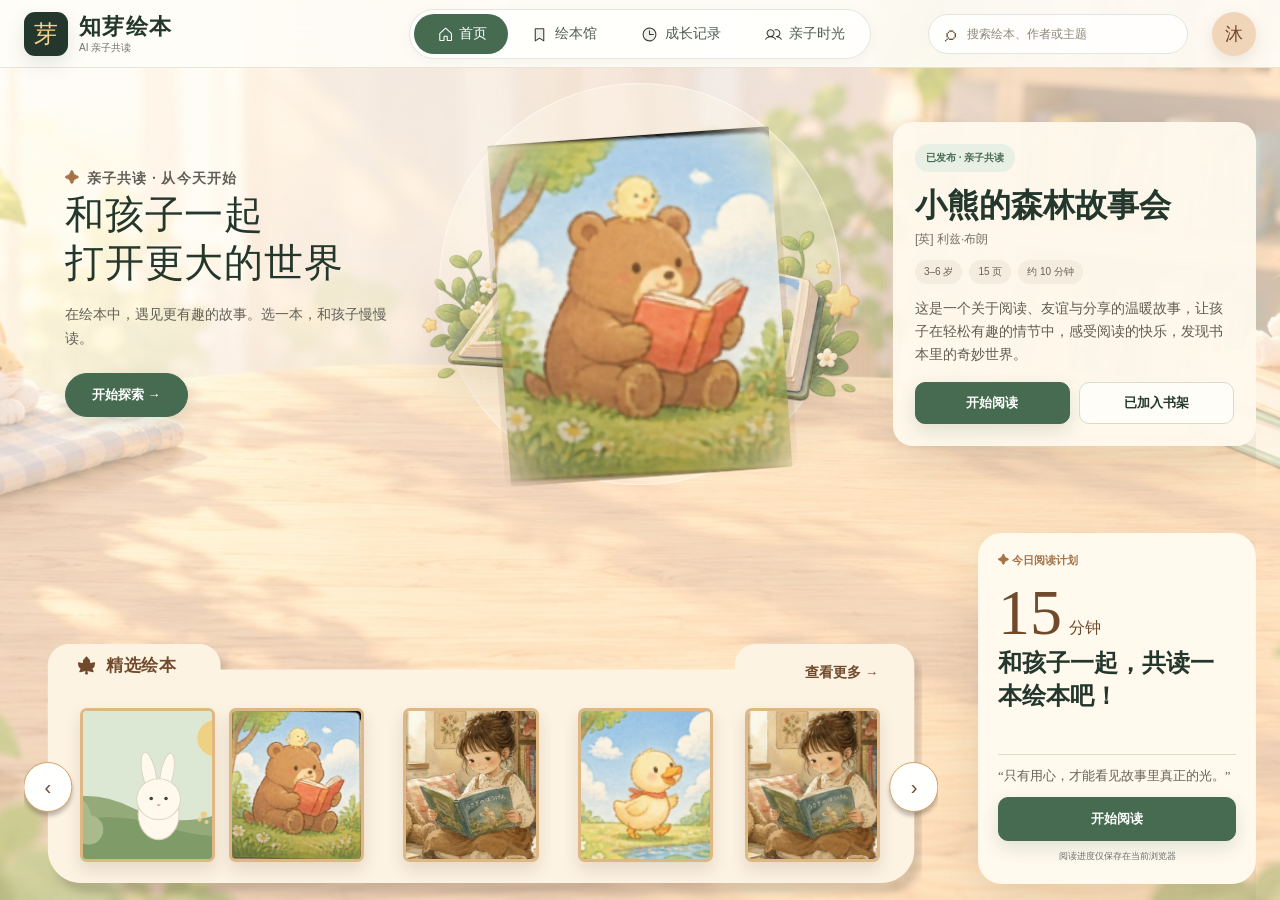
<file: index.html>
<!doctype html>
<html lang="zh-CN" data-type="software">
<head>
  <meta charset="UTF-8">
  <meta name="viewport" content="width=device-width, initial-scale=1, viewport-fit=cover">
  <meta name="theme-color" content="#f7efe3">
  <meta name="page-type" content="software">
  <meta name="site-kind" content="software">
  <meta name="description" content="知芽 AI 亲子绘本共读网页原型">
  <title>知芽绘本 · AI 亲子共读</title>
  <link rel="stylesheet" href="./assets/vendor/openpageflip/styles.css">
  <style>
    :root {
      --ink: #24372d;
      --ink-soft: #4e5c53;
      --muted: #6b716c;
      --leaf: #466b51;
      --leaf-deep: #365846;
      --leaf-pale: #e8efe5;
      --leaf-wash: #f1f5ef;
      --cream: #fff9ee;
      --paper: #fffdf8;
      --paper-soft: #fbf5ea;
      --sand: #fae9d0;
      --line: #e4d8c7;
      --brown: #714a2c;
      --brown-soft: #a57345;
      --gold: #f1cb82;
      --danger: #a14f3f;
      --danger-soft: #f9ebe6;
      --shadow-sm: 0 8px 22px rgba(73, 47, 25, .08);
      --shadow-md: 0 18px 48px rgba(73, 47, 25, .13);
      --radius-sm: 10px;
      --radius-md: 18px;
      --radius-lg: 24px;
      --header-h: 68px;
      --page-max: 1392px;
      --font-ui: "Noto Sans SC", "PingFang SC", "Microsoft YaHei", sans-serif;
      --font-story: "Noto Serif SC", "Songti SC", STSong, SimSun, serif;
    }

    * { box-sizing: border-box; }
    html { min-width: 320px; background: #efe2d2; scroll-behavior: smooth; }
    body {
      margin: 0;
      min-width: 320px;
      min-height: 100vh;
      color: var(--ink);
      background: #f4eadc;
      font-family: var(--font-ui);
      -webkit-font-smoothing: antialiased;
      text-rendering: optimizeLegibility;
    }
    body[data-view="home"],
    body[data-view="library"],
    body[data-view="detail"] {
      background-image:
        linear-gradient(rgba(255, 249, 239, .35), rgba(255, 249, 239, .22)),
        url("./assets/figma-prototype/home-background.png");
      background-size: cover;
      background-position: center top;
      background-attachment: fixed;
    }
    body[data-view="library"] {
      background-image:
        linear-gradient(rgba(255, 250, 242, .42), rgba(255, 250, 242, .26)),
        url("./assets/figma-prototype/library-background.png");
    }
    body[data-view="reader"],
    body[data-view="account"] {
      background-color: #f6efe4;
      background-image:
        radial-gradient(circle at 82% 5%, rgba(241, 203, 130, .18), transparent 28rem),
        linear-gradient(rgba(255, 251, 244, .74), rgba(247, 239, 227, .9));
    }
    button, input, textarea, select { font: inherit; }
    button { cursor: pointer; }
    button, input, textarea, select, a { -webkit-tap-highlight-color: transparent; }
    button:focus-visible, input:focus-visible, textarea:focus-visible, select:focus-visible, a:focus-visible {
      outline: 3px solid rgba(241, 203, 130, .85);
      outline-offset: 2px;
    }
    button:disabled { cursor: not-allowed; opacity: .5; }
    img, svg { display: block; }
    img { max-width: 100%; }
    h1, h2, h3, p, blockquote { margin-top: 0; overflow-wrap: anywhere; }
    a { color: inherit; }
    mark { color: var(--ink); background: #f8e3a8; border-radius: 4px; padding: 0 .1em; }

    .app {
      width: min(100%, 1600px);
      min-height: 100vh;
      margin: 0 auto;
      position: relative;
      background: rgba(255, 252, 246, .32);
    }
    .page-width {
      width: min(calc(100% - 48px), var(--page-max));
      margin: 0 auto;
    }
    .sr-only {
      position: absolute;
      width: 1px;
      height: 1px;
      padding: 0;
      margin: -1px;
      overflow: hidden;
      clip: rect(0, 0, 0, 0);
      white-space: nowrap;
      border: 0;
    }

    .site-header {
      position: sticky;
      top: 0;
      z-index: 60;
      height: var(--header-h);
      border-bottom: 1px solid rgba(228, 216, 199, .7);
      background: rgba(255, 253, 248, .9);
      backdrop-filter: blur(16px) saturate(.92);
      -webkit-backdrop-filter: blur(16px) saturate(.92);
    }
    .header-inner {
      height: 100%;
      position: relative;
      display: flex;
      align-items: center;
      gap: 24px;
    }
    .brand-button {
      display: flex;
      align-items: center;
      gap: 11px;
      min-width: 220px;
      padding: 0;
      border: 0;
      background: transparent;
      color: var(--ink);
      text-align: left;
    }
    .brand-mark {
      width: 44px;
      height: 44px;
      display: grid;
      place-items: center;
      border-radius: 11px;
      color: #f5d38e;
      background: var(--ink);
      font-family: var(--font-story);
      font-size: 24px;
      line-height: 1;
      box-shadow: 0 8px 20px rgba(36, 55, 45, .12);
    }
    .brand-mark::before { content: "芽"; }
    .brand-copy strong {
      display: block;
      font-family: var(--font-story);
      font-size: 22px;
      line-height: 27px;
      font-weight: 600;
      letter-spacing: .06em;
    }
    .brand-copy small {
      display: block;
      margin-top: 1px;
      color: var(--muted);
      font-size: 10px;
      line-height: 14px;
    }
    .top-nav {
      min-width: 0;
      height: 50px;
      position: absolute;
      left: 50%;
      top: 9px;
      transform: translateX(-50%);
      padding: 4px;
      display: flex;
      align-items: center;
      gap: 2px;
      border: 1px solid rgba(225, 229, 221, .9);
      border-radius: 26px;
      background: rgba(255, 255, 255, .72);
      box-shadow: 0 3px 14px rgba(45, 54, 45, .035);
    }
    .nav-button {
      height: 40px;
      padding: 0 21px;
      display: inline-flex;
      align-items: center;
      gap: 7px;
      border: 0;
      border-radius: 20px;
      color: var(--ink-soft);
      background: transparent;
      font-size: 14px;
      white-space: nowrap;
      transition: color .18s ease, background-color .18s ease, transform .18s ease;
    }
    .nav-button:hover { color: var(--ink); background: var(--leaf-wash); transform: translateY(-1px); }
    .nav-button:active { transform: translateY(1px); }
    .nav-button.active { color: #fff; background: var(--leaf); }
    .nav-icon { width: 17px; height: 17px; object-fit: contain; }
    .nav-button:not(.active) .nav-icon { filter: brightness(0) saturate(100%); opacity: .78; }
    .nav-button.active .nav-icon { filter: brightness(0) invert(1); }
    .header-spacer { flex: 1; }
    .header-search {
      width: 260px;
      height: 40px;
      padding: 0 16px;
      display: flex;
      align-items: center;
      gap: 9px;
      border: 1px solid #e1e5dd;
      border-radius: 22px;
      background: rgba(255, 255, 255, .82);
    }
    .header-search::before {
      content: "⌕";
      color: var(--brown);
      font-size: 22px;
      line-height: 1;
      transform: translateY(-1px);
    }
    .header-search input {
      width: 100%;
      border: 0;
      outline: 0;
      color: var(--ink);
      background: transparent;
      font-size: 12px;
    }
    .header-search input::placeholder { color: #8d8579; }
    .avatar-button {
      width: 44px;
      height: 44px;
      display: grid;
      place-items: center;
      border: 0;
      border-radius: 50%;
      color: var(--brown);
      background: #f0d5b8;
      font-family: var(--font-story);
      font-size: 18px;
      box-shadow: 0 6px 16px rgba(113, 74, 44, .12);
      transition: transform .18s ease, box-shadow .18s ease;
    }
    .avatar-button:hover { transform: translateY(-2px); box-shadow: 0 10px 22px rgba(113, 74, 44, .18); }
    .avatar-button:active { transform: translateY(1px); }

    .page {
      min-height: calc(100vh - var(--header-h));
      padding-top: 22px;
      padding-bottom: 44px;
    }
    .eyebrow {
      display: inline-flex;
      align-items: center;
      gap: 7px;
      margin: 0 0 12px;
      color: var(--leaf);
      font-size: 12px;
      font-weight: 700;
      letter-spacing: .08em;
    }
    .eyebrow::before { content: "✦"; color: var(--brown-soft); }
    .page-heading {
      display: flex;
      align-items: flex-end;
      justify-content: space-between;
      gap: 24px;
      margin-bottom: 18px;
    }
    .page-heading h1, .page-heading h2 {
      margin: 0;
      font-family: var(--font-story);
      font-size: clamp(30px, 3vw, 42px);
      font-weight: 600;
      line-height: 1.18;
      letter-spacing: .02em;
    }
    .page-heading p {
      max-width: 560px;
      margin: 8px 0 0;
      color: var(--muted);
      font-size: 13px;
      line-height: 22px;
    }
    .section-heading {
      display: flex;
      align-items: flex-end;
      justify-content: space-between;
      gap: 16px;
      margin-bottom: 16px;
    }
    .section-heading h2 {
      margin: 0;
      font-family: var(--font-story);
      font-size: 24px;
      font-weight: 600;
      line-height: 32px;
    }
    .section-heading p { margin: 4px 0 0; color: var(--muted); font-size: 11px; line-height: 18px; }

    .primary, .secondary, .text-button {
      min-height: 44px;
      border-radius: 10px;
      font-size: 13px;
      font-weight: 600;
      transition: transform .16s ease, box-shadow .16s ease, background-color .16s ease;
    }
    .primary {
      padding: 0 20px;
      border: 1px solid var(--leaf);
      color: #fff;
      background: var(--leaf);
      box-shadow: 0 7px 18px rgba(70, 107, 81, .16);
    }
    .primary:hover { background: var(--leaf-deep); transform: translateY(-1px); box-shadow: 0 10px 22px rgba(70, 107, 81, .22); }
    .primary:active { transform: translateY(1px); }
    .secondary {
      padding: 0 20px;
      border: 1px solid #d7dccf;
      color: var(--ink);
      background: var(--paper);
    }
    .secondary:hover { background: var(--leaf-wash); transform: translateY(-1px); }
    .secondary:active { transform: translateY(1px); }
    .text-button {
      min-height: 36px;
      padding: 0 4px;
      border: 0;
      color: var(--brown-soft);
      background: transparent;
    }
    .text-button:hover { color: var(--brown); text-decoration: underline; text-underline-offset: 4px; }
    .pill {
      display: inline-flex;
      align-items: center;
      min-height: 28px;
      padding: 4px 11px;
      border-radius: 999px;
      color: var(--leaf);
      background: var(--leaf-pale);
      font-size: 10px;
      font-weight: 600;
      white-space: nowrap;
    }
    .pill.warm { color: var(--brown); background: #f8ecd6; }
    .address { color: var(--muted); font-size: 11px; }

    .card {
      border: 1px solid rgba(230, 219, 204, .9);
      border-radius: var(--radius-md);
      background: rgba(255, 253, 248, .94);
      box-shadow: var(--shadow-sm);
    }
    .book-cover-image {
      width: 100%;
      height: 100%;
      object-fit: cover;
    }

    .home-page {
      height: calc(100svh - var(--header-h));
      min-height: 760px;
      padding: 0;
      display: flex;
      flex-direction: column;
      overflow: hidden;
    }
    .home-hero {
      flex: 0 0 48vh;
      min-height: 400px;
      display: grid;
      grid-template-columns: minmax(320px, .92fr) minmax(390px, 1.16fr) minmax(340px, .92fr);
      align-items: center;
      gap: 24px;
      padding: 0;
    }
    .home-copy { padding-left: clamp(12px, 3.2vw, 56px); align-self: center; }
    .home-copy h1 {
      margin: 0;
      max-width: 440px;
      font-family: var(--font-story);
      font-size: clamp(38px, 3.05vw, 43px);
      font-weight: 500;
      line-height: 1.24;
      letter-spacing: .02em;
    }
    .home-copy h1 span { display: block; }
    .home-copy p {
      max-width: 340px;
      margin: 16px 0 0;
      color: #625f57;
      font-family: var(--font-story);
      font-size: 14px;
      line-height: 24px;
    }
    .home-copy .primary { margin-top: 22px; border-radius: 999px; padding-inline: 26px; }
    .hero-book-stage {
      min-height: 420px;
      position: relative;
      display: grid;
      place-items: center;
      isolation: isolate;
    }
    .hero-book-stage::before {
      content: "";
      position: absolute;
      width: min(88%, 520px);
      aspect-ratio: 1;
      border-radius: 50%;
      background: rgba(255, 248, 234, .36);
      box-shadow: inset 0 0 0 1px rgba(255, 255, 255, .48);
      z-index: -2;
    }
    .hero-book-base {
      width: min(96%, 650px);
      height: auto;
      object-fit: contain;
      filter: drop-shadow(0 24px 26px rgba(80, 48, 22, .16));
      pointer-events: none;
      transform: translateY(22px);
    }
    .hero-book-cover {
      width: clamp(210px, 23vw, 300px);
      aspect-ratio: 256 / 298;
      position: absolute;
      top: calc(50% + 22px);
      left: 50%;
      overflow: hidden;
      border: 0;
      border-radius: 12px;
      background: transparent;
      filter: drop-shadow(0 22px 20px rgba(75, 45, 21, .28));
      -webkit-mask-image: radial-gradient(ellipse 72% 76% at 50% 50%, #000 48%, rgba(0, 0, 0, .96) 64%, rgba(0, 0, 0, .74) 78%, transparent 100%);
      mask-image: radial-gradient(ellipse 72% 76% at 50% 50%, #000 48%, rgba(0, 0, 0, .96) 64%, rgba(0, 0, 0, .74) 78%, transparent 100%);
      -webkit-mask-repeat: no-repeat;
      mask-repeat: no-repeat;
      transform: translate(-50%, -50%) rotate(-4deg);
    }
    .hero-book-cover img { width: 100%; height: 100%; object-fit: cover; }
    .home-info-card {
      align-self: center;
      padding: 22px;
      border-radius: 20px;
      background: rgba(255, 249, 238, .95);
      box-shadow: var(--shadow-md);
    }
    .home-info-card h2 {
      margin: 13px 0 5px;
      font-family: var(--font-story);
      font-size: 32px;
      line-height: 1.25;
      font-weight: 600;
    }
    .home-info-card .author { margin: 0; color: #776f64; font-size: 12px; line-height: 19px; }
    .book-meta { display: flex; flex-wrap: wrap; gap: 7px; margin-top: 11px; }
    .book-meta span {
      padding: 4px 9px;
      border-radius: 999px;
      color: #6c6257;
      background: #f4ecdf;
      font-size: 10px;
      line-height: 16px;
    }
    .home-info-card .summary {
      margin: 13px 0 0;
      color: #625c52;
      font-family: var(--font-story);
      font-size: 14px;
      line-height: 23px;
    }
    .card-actions { display: grid; grid-template-columns: 1fr 1fr; gap: 9px; margin-top: 16px; }
    .card-actions .primary, .card-actions .secondary { min-height: 42px; padding: 0 10px; }

    .home-bottom {
      flex: 0 0 39vh;
      min-height: 320px;
      margin-top: auto;
      display: grid;
      grid-template-columns: minmax(0, 1fr) 278px;
      gap: 40px;
      align-items: stretch;
      padding-bottom: 0;
    }
    .featured-shelf {
      min-height: 0;
      width: 100%;
      height: auto;
      aspect-ratio: 1074 / 351;
      position: relative;
      padding: 0;
      overflow: hidden;
      border-radius: 24px;
      background: transparent;
      align-self: end;
      container-type: inline-size;
    }
    .shelf-canvas {
      position: absolute;
      inset: 0;
    }
    .shelf-canvas.swap-next { animation: shelf-slide-next .32s cubic-bezier(.22, .7, .22, 1); }
    .shelf-canvas.swap-prev { animation: shelf-slide-prev .32s cubic-bezier(.22, .7, .22, 1); }
    @keyframes shelf-slide-next {
      from { opacity: .58; transform: translateX(24px); }
      to { opacity: 1; transform: translateX(0); }
    }
    @keyframes shelf-slide-prev {
      from { opacity: .58; transform: translateX(-24px); }
      to { opacity: 1; transform: translateX(0); }
    }
    .shelf-surface-art {
      width: 96.37%;
      height: 85.47%;
      position: absolute;
      left: 1.86%;
      bottom: 0;
      object-fit: fill;
      pointer-events: none;
    }
    .shelf-title-row {
      position: absolute;
      z-index: 3;
      left: 5.59%;
      right: 6.52%;
      top: 17%;
      display: flex;
      align-items: flex-start;
      justify-content: space-between;
      gap: 16px;
    }
    .shelf-heading-line { display: flex; align-items: center; gap: .84cqw; }
    .shelf-heading-line img { width: 2.51cqw; min-width: 13px; aspect-ratio: 1; object-fit: contain; }
    .shelf-title-row h2 { margin: 0; color: var(--brown); font-family: var(--font-story); font-size: 20px; font-size: max(10px, 1.86cqw); line-height: 34px; line-height: 3.17cqw; letter-spacing: .05em; white-space: nowrap; }
    .shelf-title-row .text-button { min-height: 0; padding: 0; position: relative; top: 1cqw; color: var(--brown); font-family: var(--font-story); font-size: 16px; font-size: max(10px, 1.49cqw); line-height: 28px; line-height: 2.61cqw; white-space: nowrap; }
    .shelf-showcase { position: absolute; inset: 0; z-index: 2; }
    .shelf-showcase-book,
    .shelf-placeholder {
      position: absolute;
      padding: 0;
      border: 0;
      background: transparent;
    }
    .shelf-showcase-book {
      width: 14.8%;
      height: auto;
      aspect-ratio: 158 / 180;
      top: auto;
      bottom: 12.54%;
      overflow: hidden;
      border: .37cqw solid #dfb783;
      border-radius: .75cqw;
      background: #e8efe2;
      box-shadow: 0 8px 16px rgba(88, 58, 32, .14);
      transform-origin: center bottom;
      transition: transform .18s ease, box-shadow .18s ease;
    }
    .shelf-showcase-book:hover,
    .shelf-showcase-book:focus-visible {
      z-index: 7;
      box-shadow: 0 15px 28px rgba(88, 58, 32, .22);
      transform: scale(1.1);
    }
    .shelf-showcase-book.previous { left: 6.10%; }
    .shelf-showcase-book.one { left: 41.50%; }
    .shelf-showcase-book.two { left: 60.60%; }
    .shelf-showcase-book.three { left: 78.90%; }
    .shelf-showcase-book.featured {
      left: 22.40%;
      z-index: 2;
    }
    .shelf-showcase-book img { width: 100%; height: 100%; object-fit: cover; }
    .shelf-placeholder {
      width: 14.8%;
      height: auto;
      aspect-ratio: 158 / 180;
      top: auto;
      bottom: 12.54%;
      display: grid;
      place-items: center;
      border: 1px dashed #cdbba6;
      border-radius: .84cqw;
      color: #81776a;
      background: rgba(255, 253, 248, .62);
      font-size: 10px;
      font-size: .93cqw;
      line-height: 17px;
      line-height: 1.58cqw;
      text-align: center;
    }
    .shelf-placeholder.one { left: 41.50%; }
    .shelf-placeholder.two { left: 60.60%; }
    .shelf-placeholder.three { left: 78.90%; }
    .shelf-arrow-hit {
      width: 5.40%;
      aspect-ratio: 1;
      position: absolute;
      top: 54%;
      z-index: 8;
      display: grid;
      place-items: center;
      border: 1px solid #d5a164;
      border-radius: 50%;
      color: var(--brown);
      background: #fffffe;
      box-shadow: 0 4px 4px rgba(0, 0, 0, .25);
      font-size: max(16px, 2.2cqw);
      line-height: 1;
      transform: translateX(-50%);
      transition: background-color .16s ease, transform .16s ease;
    }
    .shelf-arrow-hit:hover { background: #fff; transform: translateX(-50%) translateY(-1px); }
    .shelf-arrow-hit.previous { left: 2.61%; }
    .shelf-arrow-hit.next { left: 97.39%; }
    .home-plan {
      height: 100%;
      min-height: 0;
      padding: 20px;
      display: flex;
      flex-direction: column;
      border-radius: 24px;
      background: var(--cream);
      box-shadow: var(--shadow-md);
      transform: translateY(-16px);
    }
    .home-plan-kicker { color: var(--brown-soft); font-size: 11px; font-weight: 700; }
    .home-plan-time {
      margin-top: 19px;
      display: flex;
      align-items: flex-end;
      gap: 7px;
      color: var(--brown);
      font-size: 16px;
      line-height: 22px;
      white-space: nowrap;
    }
    .home-plan-time strong {
      font-family: var(--font-story);
      font-size: 64px;
      line-height: 52px;
      font-weight: 500;
    }
    .home-plan h2 {
      min-height: 64px;
      margin: 8px 0 0;
      font-family: var(--font-story);
      font-size: 24px;
      line-height: 33px;
      font-weight: 600;
    }
    .home-plan blockquote { margin: auto 0 0; padding-top: 10px; border-top: 1px solid var(--line); color: #6a6055; font-family: var(--font-story); font-size: 13px; line-height: 21px; }
    .home-plan .primary { width: 100%; margin-top: 11px; }
    .home-plan-note { margin-top: 8px; color: var(--muted); font-size: 9px; line-height: 15px; text-align: center; }

    .library-page { padding-top: 78px; }
    .library-content {
      width: min(100%, 1262px);
      margin: 0 auto;
    }
    .library-top-row {
      display: grid;
      grid-template-columns: 386px minmax(0, 1fr);
      gap: 23px;
      align-items: start;
    }
    .library-filter-panel {
      height: 164px;
      padding: 22px 24px;
      border: 1px solid rgba(243, 225, 201, .72);
      border-radius: 22px;
      background: var(--cream);
      box-shadow: var(--shadow-sm);
      transition: height .22s ease;
    }
    .library-filter-panel.expanded { height: auto; min-height: 248px; }
    .library-filter-panel h2 {
      margin: 0;
      font-family: var(--font-story);
      font-size: 29px;
      font-weight: 500;
      line-height: 37px;
      letter-spacing: .04em;
    }
    .library-filter-panel > p {
      margin: 0;
      color: #776f64;
      font-size: 12px;
      line-height: 18px;
    }
    .library-category-rows { display: grid; gap: 6px; margin-top: 4px; }
    .library-category-row { display: grid; gap: 7px; }
    .library-category-row:first-child { grid-template-columns: repeat(4, minmax(0, 1fr)); }
    .library-category-row:last-child { grid-template-columns: repeat(2, minmax(0, 1fr)); }
    .library-category-chip {
      width: 100%;
      min-height: 27px;
      padding: 0 8px;
      border: 0;
      border-radius: 999px;
      color: var(--brown);
      background: #e5caab;
      font-family: var(--font-story);
      font-size: 13px;
      line-height: 27px;
      text-align: center;
      transition: transform .16s ease, background-color .16s ease;
    }
    .library-category-chip:hover { background: #ddbe9b; transform: translateY(-1px); }
    .library-category-chip.active { background: #f1cb82; }
    .library-filter-expand {
      margin-top: 13px;
      padding-top: 11px;
      border-top: 1px solid #ead8bd;
    }
    .library-filter-expand strong {
      display: block;
      margin-bottom: 8px;
      color: var(--brown);
      font-size: 10px;
      font-weight: 600;
    }
    .library-option-list { display: flex; flex-wrap: wrap; gap: 7px; }
    .library-option-chip {
      min-height: 28px;
      padding: 0 12px;
      border: 1px solid #dfc9ad;
      border-radius: 999px;
      color: var(--brown);
      background: #fffaf1;
      font-size: 11px;
    }
    .library-option-chip:hover { background: #fff2dc; }
    .library-option-chip.active { color: #fff; border-color: var(--leaf); background: var(--leaf); }
    .filter-chip {
      min-height: 34px;
      padding: 0 13px;
      border: 1px solid transparent;
      border-radius: 999px;
      color: var(--brown);
      background: #f2dfc7;
      font-size: 11px;
      transition: background-color .16s ease, transform .16s ease;
    }
    .filter-chip:hover { background: #ead3b8; transform: translateY(-1px); }
    .filter-chip.active { color: #fff; background: var(--leaf); }
    .library-stage {
      min-width: 0;
      height: clamp(470px, 39vw, 500px);
      position: relative;
      margin-top: 0;
    }
    .book-wheel-panel {
      width: min(100%, 1080px);
      height: 100%;
      position: relative;
      margin: 0 auto;
      overflow: hidden;
      background: transparent;
      isolation: isolate;
      perspective: 1200px;
    }
    .book-wheel-panel::before {
      content: "";
      width: min(72%, 620px);
      height: min(56%, 270px);
      position: absolute;
      left: 50%;
      top: calc(50% + 8px);
      z-index: 0;
      border-radius: 50%;
      background: radial-gradient(ellipse, rgba(255, 247, 231, .54), rgba(255, 250, 241, .18) 48%, transparent 74%);
      filter: blur(12px);
      transform: translate(-50%, -50%);
      pointer-events: none;
    }
    .book-wheel {
      position: absolute;
      inset: 0;
      z-index: 1;
      transform-style: preserve-3d;
    }
    .wheel-book {
      --wheel-x: 0px;
      --wheel-y: 0px;
      --wheel-z: 0px;
      --wheel-scale: 1;
      --wheel-rotate-y: 0deg;
      --wheel-opacity: 1;
      --wheel-layer: 1;
      width: clamp(170px, 20vw, 290px);
      position: absolute;
      left: 50%;
      top: 50%;
      padding: 0;
      border: 0;
      background: transparent;
      box-shadow: none;
      opacity: var(--wheel-opacity);
      filter: var(--wheel-filter, saturate(.82) brightness(.98));
      transform: translate(-50%, -50%) translate3d(var(--wheel-x), var(--wheel-y), var(--wheel-z)) rotateY(var(--wheel-rotate-y)) scale(var(--wheel-scale));
      transform-style: preserve-3d;
      transform-origin: center;
      backface-visibility: hidden;
      z-index: var(--wheel-layer);
      transition: transform .68s cubic-bezier(.22, .72, .2, 1), opacity .42s ease, filter .42s ease;
      will-change: transform, opacity;
    }
    .wheel-book:hover,
    .wheel-book:focus-visible {
      z-index: 100;
      opacity: 1;
      filter: drop-shadow(0 18px 20px rgba(60, 36, 18, .2));
      transform: translate(-50%, -50%) translate3d(var(--wheel-x), var(--wheel-y), var(--wheel-z)) rotateY(var(--wheel-rotate-y)) scale(calc(var(--wheel-scale) * 1.05));
    }
    .wheel-book.selected { filter: drop-shadow(0 16px 22px rgba(60, 36, 18, .2)); }
    .wheel-book-shell {
      width: 100%;
      aspect-ratio: 457 / 418;
      position: relative;
      display: block;
      filter: drop-shadow(0 7px 10px rgba(63, 42, 25, .13));
    }
    .wheel-book-shell > .book-shell { width: 100%; height: 100%; object-fit: contain; }
    .wheel-cover {
      position: absolute;
      left: 18.15%;
      top: 7.42%;
      width: 64.75%;
      height: 76.8%;
      overflow: hidden;
      border-radius: 2px 4px 4px 2px;
      background: #e8eee0;
      box-shadow: 0 1px 4px rgba(55, 34, 20, .12);
    }
    .wheel-cover img { width: 100%; height: 100%; object-fit: cover; }
    .carousel-dots {
      position: absolute;
      left: 50%;
      bottom: 16px;
      z-index: 6;
      display: flex;
      align-items: center;
      gap: 3px;
      padding: 5px 9px;
      border-radius: 999px;
      background: rgba(255, 250, 241, .78);
      box-shadow: 0 4px 14px rgba(75, 48, 25, .08);
      transform: translateX(-50%);
    }
    .carousel-dot {
      width: 22px;
      height: 22px;
      display: grid;
      place-items: center;
      border: 0;
      border-radius: 50%;
      background: transparent;
    }
    .carousel-dot::before {
      content: "";
      width: 7px;
      height: 7px;
      border-radius: 50%;
      background: #cdb99f;
      transition: width .22s ease, background-color .22s ease, transform .22s ease;
    }
    .carousel-dot:hover::before { background: var(--brown-soft); transform: scale(1.15); }
    .carousel-dot.active::before { width: 18px; border-radius: 999px; background: var(--leaf); }
    .wheel-controls {
      position: absolute;
      inset: 50% 12px auto;
      z-index: 7;
      display: flex;
      justify-content: space-between;
      pointer-events: none;
      transform: translateY(-50%);
    }
    .wheel-controls button { pointer-events: auto; }
    .round-button {
      width: 44px;
      height: 44px;
      display: grid;
      place-items: center;
      border: 1px solid #e0d3c2;
      border-radius: 50%;
      color: var(--brown);
      background: rgba(255, 253, 248, .95);
      font-size: 23px;
      transition: transform .16s ease, background-color .16s ease;
    }
    .round-button:hover { background: #fff; transform: translateY(-1px); }
    .library-feature-card {
      height: 255px;
      display: grid;
      grid-template-columns: 150px minmax(0, 1fr);
      gap: 26px;
      padding: 18px;
      overflow: hidden;
      border: 1px solid rgba(255, 255, 255, .72);
      border-radius: 22px;
      background: rgba(255, 249, 239, .93);
      box-shadow: var(--shadow-sm);
    }
    .library-feature-cover {
      width: 150px;
      height: 152px;
      align-self: start;
      overflow: hidden;
      border: 2px solid #d8b484;
      border-radius: 8px 14px 14px 8px;
      background: #e6ece1;
      box-shadow: 6px 8px 0 #d9c2a8, 0 12px 22px rgba(70, 42, 19, .14);
    }
    .library-feature-cover img { width: 100%; height: 100%; object-fit: cover; }
    .library-feature-copy { min-width: 0; }
    .library-feature-copy h2 { margin: 9px 0 5px; font-family: var(--font-story); font-size: 29px; line-height: 37px; }
    .library-feature-copy > p { margin: 3px 0 0; color: var(--muted); font-size: 11px; line-height: 18px; }
    .reason-box {
      margin-top: 10px;
      padding: 8px 11px;
      border-radius: 10px;
      color: #5f594f;
      background: #f5eee3;
      font-size: 10px;
      line-height: 17px;
    }
    .feature-actions { display: flex; gap: 9px; flex-wrap: wrap; margin-top: 12px; }
    .feature-actions .primary,
    .feature-actions .secondary { min-height: 38px; padding-inline: 18px; border-radius: 22px; }
    .empty-state {
      min-height: 300px;
      display: grid;
      place-items: center;
      padding: 28px;
      border: 1px dashed #cdbba6;
      border-radius: 20px;
      background: rgba(255, 253, 248, .76);
      text-align: center;
    }
    .empty-state h2 { margin: 0; font-family: var(--font-story); font-size: 26px; }
    .empty-state p { max-width: 420px; margin: 10px auto 18px; color: var(--muted); font-size: 12px; line-height: 21px; }

    .detail-page {
      min-height: calc(100vh - var(--header-h));
      padding: 34px 0 52px;
    }
    .detail-toolbar { display: flex; justify-content: space-between; align-items: center; gap: 16px; margin-bottom: 20px; }
    .detail-breadcrumb { color: var(--muted); font-size: 11px; }
    .detail-card {
      display: grid;
      grid-template-columns: minmax(300px, .88fr) minmax(0, 1.3fr);
      gap: 38px;
      align-items: center;
      min-height: 580px;
      padding: clamp(26px, 4vw, 58px);
      overflow: hidden;
      border: 1px solid rgba(255, 255, 255, .72);
      border-radius: 28px;
      background: rgba(255, 249, 239, .91);
      box-shadow: var(--shadow-md);
      backdrop-filter: blur(8px);
    }
    .detail-cover-wrap { position: relative; min-height: 410px; display: grid; place-items: center; }
    .detail-cover-wrap::before { content: ""; position: absolute; width: min(92%, 480px); aspect-ratio: 1; border-radius: 50%; background: rgba(250, 228, 194, .64); }
    .detail-cover {
      width: min(82%, 320px);
      aspect-ratio: 256 / 298;
      position: relative;
      overflow: hidden;
      border: 2px solid rgba(92, 62, 35, .28);
      border-radius: 8px 14px 14px 8px;
      box-shadow: 12px 14px 0 #d8c0a2, 0 26px 36px rgba(58, 39, 20, .2);
      transform: rotate(-3deg);
    }
    .detail-cover img { width: 100%; height: 100%; object-fit: cover; }
    .detail-copy h1 { margin: 14px 0 8px; font-family: var(--font-story); font-size: clamp(38px, 4vw, 56px); line-height: 1.18; font-weight: 600; }
    .detail-author { margin: 0; color: #776f64; font-size: 13px; }
    .detail-summary { margin: 22px 0 0; color: #5f5b52; font-family: var(--font-story); font-size: 17px; line-height: 29px; }
    .detail-quote {
      margin-top: 24px;
      padding: 18px 20px;
      border-left: 3px solid var(--gold);
      color: var(--brown);
      background: #fbf1de;
      font-family: var(--font-story);
      font-size: 16px;
      line-height: 27px;
    }
    .detail-actions { display: flex; flex-wrap: wrap; gap: 10px; margin-top: 26px; }

    .reader-page { min-height: calc(100vh - var(--header-h)); padding: 22px 0 36px; }
    .reader-heading { display: flex; align-items: center; justify-content: space-between; gap: 20px; margin-bottom: 16px; }
    .reader-heading h1 { margin: 0; font-family: var(--font-story); font-size: 29px; line-height: 38px; }
    .reader-heading p { margin: 4px 0 0; color: var(--muted); font-size: 11px; }
    .reader-layout {
      display: grid;
      grid-template-columns: minmax(0, 1fr) 330px;
      gap: 20px;
      align-items: start;
    }
    .reader-main { min-width: 0; }
    .book-spread {
      min-height: 556px;
      display: grid;
      grid-template-columns: 1fr 1fr;
      overflow: hidden;
      border: 1px solid #d6c6b2;
      border-radius: 18px;
      background: var(--paper);
      box-shadow: var(--shadow-md);
    }
    .flipbook-stage {
      padding: 18px 14px 34px;
      border: 1px solid rgba(220, 204, 184, .78);
      border-radius: 22px;
      background: linear-gradient(180deg, rgba(255, 252, 246, .94), rgba(248, 238, 224, .92));
      box-shadow: var(--shadow-md);
    }
    .flipbook-book {
      width: 100%;
      margin: 0 auto;
      filter: drop-shadow(0 18px 22px rgba(71, 45, 25, .15));
    }
    .flip-hint {
      margin: 15px 0 0;
      color: var(--muted);
      font-size: 12px;
      line-height: 19px;
      text-align: center;
    }
    .flip-page {
      overflow: hidden;
      background: #fffaf0;
      color: var(--ink);
      -webkit-user-select: text;
      user-select: text;
    }
    .flip-page--illustration { position: relative; background: #e6ebdf; }
    .flip-page--illustration > img {
      width: 100%;
      height: 100%;
      display: block;
      object-fit: cover;
    }
    .flip-page--illustration::after {
      content: "";
      position: absolute;
      inset: 0;
      background: linear-gradient(90deg, rgba(43, 29, 18, .06), transparent 9%, transparent 91%, rgba(43, 29, 18, .08));
      pointer-events: none;
    }
    .flip-page-inner {
      min-height: 100%;
      height: 100%;
      box-sizing: border-box;
    }
    .flip-page-inner--text {
      position: relative;
      padding: clamp(28px, 4vw, 48px) clamp(26px, 4vw, 44px) 28px;
      display: flex;
      flex-direction: column;
      background:
        linear-gradient(90deg, rgba(91, 63, 37, .08), transparent 8%),
        linear-gradient(180deg, #fffdf7, #fff9ed);
    }
    .flip-page-inner--text::after {
      content: "";
      position: absolute;
      inset: 0;
      background: radial-gradient(ellipse at 50% 0, rgba(255, 255, 255, .82), transparent 58%);
      pointer-events: none;
    }
    .flip-page-inner--text > * { position: relative; z-index: 1; }
    .flip-page-inner--text .page-quote { margin-top: 18px; font-size: clamp(22px, 2.25vw, 29px); line-height: 1.55; }
    .flip-page-inner--text .page-text { margin-top: 24px; font-size: clamp(15px, 1.35vw, 18px); line-height: 1.8; }
    .flip-page-empty {
      height: 100%;
      display: grid;
      place-items: center;
      padding: 24px;
      background: var(--paper);
    }
    .flip-page-empty .empty-state { min-height: 0; padding: 0; box-shadow: none; }
    .book-page { min-width: 0; min-height: 556px; position: relative; }
    .book-page.illustration { overflow: hidden; background: #e8eee0; }
    .book-page.illustration > img { width: 100%; height: 100%; object-fit: cover; }
    .book-page.illustration::after {
      content: "";
      position: absolute;
      inset: 0;
      background: linear-gradient(180deg, rgba(255, 249, 237, .06), rgba(67, 43, 22, .12));
      pointer-events: none;
    }
    .book-page.text-page { padding: 44px 42px 34px; display: flex; flex-direction: column; }
    .book-page.text-page::before {
      content: "";
      position: absolute;
      left: 0;
      top: 0;
      width: 34px;
      height: 100%;
      background: linear-gradient(90deg, rgba(55, 34, 18, .09), transparent);
      pointer-events: none;
    }
    .page-quote { margin: 12px 0 0; color: #4e524c; font-family: var(--font-story); font-size: 27px; line-height: 43px; }
    .page-text { margin: 28px 0 0; color: #62655e; font-family: var(--font-story); font-size: 17px; line-height: 30px; }
    .page-number {
      margin-top: auto;
      padding-top: 20px;
      display: flex;
      align-items: center;
      justify-content: space-between;
      color: var(--muted);
      font-size: 10px;
    }
    .page-dots { display: flex; gap: 5px; }
    .page-dots i { width: 6px; height: 6px; border-radius: 50%; background: #dedbd2; }
    .page-dots i.active { background: var(--leaf); }
    .reader-side { display: grid; gap: 12px; }
    .side-card { padding: 18px; border-radius: 17px; background: var(--paper); box-shadow: var(--shadow-sm); }
    .side-card.audio { padding: 14px 16px; background: var(--leaf-pale); box-shadow: none; }
    .audio-line { display: flex; justify-content: space-between; align-items: center; gap: 12px; color: var(--leaf); font-size: 11px; }
    .audio-line button { min-height: 32px; padding: 0 12px; border: 1px solid #d7dccf; border-radius: 999px; background: var(--paper); font-size: 10px; }
    .side-card h2 { margin: 0 0 11px; color: var(--brown); font-size: 12px; line-height: 19px; }
    .side-card.question-card { border: 1px solid #e6cfae; background: var(--cream); }
    .question-card p { margin: 0; font-family: var(--font-story); font-size: 18px; line-height: 29px; }
    .question-actions { display: flex; flex-wrap: wrap; gap: 8px; margin-top: 14px; }
    .question-actions .primary { width: 100%; }
    .side-card.parent-tip p { margin: 0; color: #62655e; font-family: var(--font-story); font-size: 13px; line-height: 22px; }
    .reader-dock {
      width: min(100%, 760px);
      margin: 18px auto 0;
      padding: 10px;
      display: grid;
      grid-template-columns: repeat(4, 1fr);
      gap: 8px;
      border: 1px solid #dfe3da;
      border-radius: 18px;
      background: var(--paper);
      box-shadow: var(--shadow-md);
    }
    .dock-button {
      min-height: 52px;
      padding: 6px 10px;
      display: inline-flex;
      align-items: center;
      justify-content: center;
      gap: 8px;
      border: 1px solid transparent;
      border-radius: 12px;
      color: var(--ink);
      background: transparent;
      font-size: 11px;
    }
    .dock-button:hover { background: var(--leaf-wash); }
    .dock-button.primary { color: #fff; background: var(--leaf); }
    .dock-button.primary:hover { background: var(--leaf-deep); }
    .dock-glyph { width: 30px; height: 30px; display: grid; place-items: center; border-radius: 10px; background: #f4eee3; font-size: 15px; }
    .dock-button.primary .dock-glyph { color: #5d4219; background: var(--gold); }
    .reader-loading { min-height: 556px; display: grid; place-items: center; border-radius: 18px; background: var(--paper); box-shadow: var(--shadow-md); }
    .spinner { width: 36px; height: 36px; border: 3px solid #e7e2d8; border-top-color: var(--leaf); border-radius: 50%; animation: spin .9s linear infinite; }
    @keyframes spin { to { transform: rotate(360deg); } }

    .account-layout {
      display: grid;
      grid-template-columns: 236px minmax(0, 1fr);
      gap: 24px;
      align-items: start;
      padding-top: 24px;
    }
    .account-sidebar {
      position: sticky;
      top: calc(var(--header-h) + 20px);
      padding: 20px 16px;
      border: 1px solid #e9dfd1;
      border-radius: 22px;
      background: rgba(255, 253, 248, .96);
      box-shadow: var(--shadow-sm);
    }
    .account-person { display: flex; align-items: center; gap: 12px; padding: 2px 5px 18px; }
    .account-avatar {
      width: 58px;
      height: 58px;
      flex: 0 0 58px;
      display: grid;
      place-items: center;
      border-radius: 50%;
      color: var(--brown);
      background: #e8d4be;
      font-family: var(--font-story);
      font-size: 24px;
    }
    .account-person strong { display: block; font-family: var(--font-story); font-size: 17px; line-height: 24px; }
    .account-person small { display: block; margin-top: 3px; color: var(--muted); font-size: 10px; line-height: 15px; }
    .child-switch { width: 100%; justify-content: space-between; margin-bottom: 16px; }
    .account-nav { display: grid; gap: 5px; }
    .account-nav-button {
      width: 100%;
      min-height: 44px;
      padding: 0 13px;
      display: flex;
      align-items: center;
      gap: 10px;
      border: 0;
      border-radius: 12px;
      color: #4f5d54;
      background: transparent;
      font-size: 13px;
      text-align: left;
    }
    .account-nav-button:hover { background: var(--leaf-wash); }
    .account-nav-button.active { color: #fff; background: var(--leaf); }
    .account-nav-icon { width: 26px; height: 26px; display: grid; place-items: center; border-radius: 9px; background: rgba(255, 255, 255, .5); }
    .account-nav-button.active .account-nav-icon { color: #5e4318; background: var(--gold); }
    .account-side-note { margin-top: 22px; padding: 14px; border-radius: 13px; background: #fbf2e2; color: #62655e; font-size: 10px; line-height: 18px; }
    .account-main { min-width: 0; padding-bottom: 40px; }
    .account-title { display: flex; align-items: flex-end; justify-content: space-between; gap: 18px; margin-bottom: 18px; }
    .account-title h1 { margin: 0; font-family: var(--font-story); font-size: 34px; line-height: 43px; }
    .account-title p { margin: 6px 0 0; color: var(--muted); font-size: 12px; line-height: 20px; }
    .account-hero {
      min-height: 172px;
      position: relative;
      display: flex;
      align-items: center;
      gap: 20px;
      overflow: hidden;
      padding: 26px;
      border: 1px solid #f0e4d5;
      border-radius: 22px;
      background: var(--cream);
      box-shadow: var(--shadow-sm);
    }
    .account-hero-copy { position: relative; z-index: 2; }
    .account-hero h1 { margin: 0; font-family: var(--font-story); font-size: 31px; line-height: 40px; }
    .account-hero p { margin: 8px 0 0; color: var(--muted); font-size: 12px; line-height: 20px; }
    .account-hero-actions { display: flex; gap: 8px; margin-top: 14px; flex-wrap: wrap; }
    .account-hero .hero-illustration {
      width: 310px;
      height: 138px;
      margin-left: auto;
      overflow: hidden;
      border-radius: 26px;
      opacity: .86;
    }
    .account-hero .hero-illustration img { width: 100%; height: 100%; object-fit: cover; }
    .stats-grid { display: grid; grid-template-columns: repeat(4, minmax(0, 1fr)); gap: 14px; margin-top: 18px; }
    .stat-card { padding: 17px 18px; border: 1px solid #eadfd2; border-radius: 17px; background: var(--paper); box-shadow: var(--shadow-sm); }
    .stat-card span { display: block; color: var(--muted); font-size: 10px; line-height: 16px; }
    .stat-card strong { display: block; margin-top: 9px; font-family: var(--font-story); font-size: 28px; line-height: 36px; font-weight: 600; }
    .stat-card small { display: block; margin-top: 7px; color: var(--muted); font-size: 9px; line-height: 14px; }
    .account-grid { display: grid; grid-template-columns: minmax(0, 1.55fr) minmax(310px, .9fr); gap: 16px; margin-top: 18px; }
    .account-card { padding: 20px; border: 1px solid #e9dfd1; border-radius: 20px; background: var(--paper); box-shadow: var(--shadow-sm); }
    .account-card-head { display: flex; justify-content: space-between; align-items: flex-start; gap: 16px; margin-bottom: 16px; }
    .account-card-head h2 { margin: 0; font-family: var(--font-story); font-size: 21px; line-height: 29px; }
    .account-card-head p { margin: 4px 0 0; color: var(--muted); font-size: 10px; line-height: 16px; }
    .recent-list { display: grid; grid-template-columns: repeat(3, minmax(0, 1fr)); gap: 12px; }
    .recent-book { display: grid; grid-template-columns: 72px minmax(0, 1fr); gap: 12px; align-items: center; padding: 10px; border-radius: 13px; background: #fffbf4; }
    .recent-cover { width: 72px; aspect-ratio: 256 / 298; overflow: hidden; border-radius: 6px 8px 8px 6px; background: #e8eee0; }
    .recent-cover img { width: 100%; height: 100%; object-fit: cover; }
    .recent-book strong { display: block; font-family: var(--font-story); font-size: 13px; line-height: 20px; }
    .recent-book small { display: block; margin-top: 5px; color: var(--muted); font-size: 9px; line-height: 14px; }
    .progress-track { width: 100%; height: 8px; overflow: hidden; border-radius: 999px; background: #e5ddd1; }
    .progress-fill { height: 100%; border-radius: inherit; background: var(--leaf); }
    .plan-metric { display: flex; align-items: baseline; gap: 8px; margin: 14px 0 9px; color: var(--brown); }
    .plan-metric strong { font-family: var(--font-story); font-size: 38px; line-height: 44px; font-weight: 500; }
    .plan-note { margin: 12px 0 0; color: var(--muted); font-size: 10px; line-height: 17px; }
    .activity-list { display: grid; gap: 10px; }
    .activity-row { display: grid; grid-template-columns: 67px minmax(0, 1fr); gap: 12px; padding: 10px 0; border-bottom: 1px solid #eee7dc; }
    .activity-row:last-child { border-bottom: 0; }
    .activity-row time { color: var(--brown); font-size: 10px; line-height: 17px; }
    .activity-row strong { display: block; font-family: var(--font-story); font-size: 13px; line-height: 20px; }
    .activity-row small { display: block; margin-top: 3px; color: var(--muted); font-size: 9px; line-height: 14px; }

    .profile-grid { display: grid; grid-template-columns: 330px minmax(0, 1fr); gap: 18px; }
    .profile-card-large { padding: 26px; text-align: center; }
    .profile-card-large .profile-avatar {
      width: 126px;
      height: 126px;
      margin: 6px auto 18px;
      display: grid;
      place-items: center;
      border-radius: 50%;
      color: var(--brown);
      background: #e8d4be;
      font-family: var(--font-story);
      font-size: 45px;
    }
    .profile-card-large h2 { margin: 0; font-family: var(--font-story); font-size: 25px; line-height: 34px; }
    .profile-card-large p { margin: 6px 0 16px; color: var(--muted); font-size: 11px; }
    .form-card { padding: 24px; }
    .form-card h2 { margin: 0 0 20px; font-family: var(--font-story); font-size: 24px; }
    .form-field { display: grid; gap: 7px; margin-bottom: 15px; }
    .form-field label { color: var(--muted); font-size: 10px; font-weight: 600; }
    .form-field input, .form-field textarea, .form-field select {
      width: 100%;
      min-height: 45px;
      padding: 10px 13px;
      border: 1px solid #dcd3c6;
      border-radius: 10px;
      color: var(--ink);
      background: #fffbf4;
      font-size: 12px;
    }
    .form-field textarea { min-height: 94px; resize: vertical; }
    .form-field input:disabled { color: var(--muted); background: #f7f3ec; }
    .security-card { margin-top: 18px; padding: 22px; }
    .security-row { display: flex; align-items: center; justify-content: space-between; gap: 18px; padding: 14px 0; border-bottom: 1px solid #eee7dc; }
    .security-row:last-child { border-bottom: 0; padding-bottom: 0; }
    .security-row strong { display: block; font-size: 12px; }
    .security-row small { display: block; margin-top: 4px; color: var(--muted); font-size: 9px; }
    .child-grid { display: grid; grid-template-columns: repeat(2, minmax(0, 1fr)); gap: 18px; }
    .child-card { position: relative; padding: 22px; border: 1px solid #e9dfd1; border-radius: 20px; background: var(--paper); box-shadow: var(--shadow-sm); }
    .child-card.current { border: 2px solid #dfa363; background: var(--cream); }
    .child-head { display: flex; align-items: center; gap: 14px; }
    .child-avatar { width: 78px; height: 78px; flex: 0 0 78px; display: grid; place-items: center; border-radius: 50%; color: var(--brown); background: #e8d4be; font-family: var(--font-story); font-size: 29px; }
    .child-head h2 { margin: 0; font-family: var(--font-story); font-size: 25px; line-height: 33px; }
    .child-detail { margin: 8px 0 0; color: var(--muted); font-size: 10px; line-height: 17px; }
    .tag-list { display: flex; flex-wrap: wrap; gap: 7px; margin-top: 17px; }
    .child-actions { display: flex; gap: 8px; margin-top: 22px; }
    .child-actions button { min-height: 38px; padding: 0 14px; font-size: 11px; }
    .add-child-card { min-height: 160px; display: grid; place-items: center; border: 1px dashed #cdbba6; border-radius: 20px; color: var(--brown); background: rgba(255, 253, 248, .7); text-align: center; }
    .add-child-card strong { display: block; margin-top: 7px; font-family: var(--font-story); font-size: 18px; }
    .add-child-card span { display: block; margin-top: 5px; color: var(--muted); font-size: 10px; }
    .shelf-toolbar { display: flex; align-items: center; justify-content: space-between; gap: 14px; flex-wrap: wrap; margin-bottom: 16px; }
    .shelf-filters { display: flex; gap: 7px; flex-wrap: wrap; }
    .shelf-grid { display: grid; grid-template-columns: repeat(4, minmax(0, 1fr)); gap: 15px; }
    .shelf-card { position: relative; padding: 13px; border: 1px solid #e8ddcf; border-radius: 16px; background: var(--paper); box-shadow: var(--shadow-sm); }
    .shelf-card.selected { border-color: #dfa363; box-shadow: 0 0 0 2px rgba(223, 163, 99, .35), var(--shadow-sm); }
    .shelf-card .shelf-card-cover { aspect-ratio: 256 / 298; overflow: hidden; border-radius: 7px 11px 11px 7px; background: #e8eee0; }
    .shelf-card .shelf-card-cover img { width: 100%; height: 100%; object-fit: cover; }
    .shelf-card h3 { min-height: 44px; margin: 11px 0 3px; font-family: var(--font-story); font-size: 16px; line-height: 22px; }
    .shelf-card p { margin: 0; color: var(--muted); font-size: 9px; line-height: 15px; }
    .shelf-card .card-row { display: flex; align-items: center; justify-content: space-between; gap: 7px; margin-top: 12px; }
    .heart-button { width: 34px; height: 34px; display: grid; place-items: center; border: 1px solid #e6d7c6; border-radius: 50%; background: var(--paper); }
    .heart-button img { width: 17px; height: 17px; object-fit: contain; }
    .heart-button.active { background: #f8e4dc; }
    .chart-card { min-height: 300px; }
    .chart-bars { height: 156px; display: flex; align-items: flex-end; gap: 14px; padding: 18px 8px 0; border-bottom: 1px solid #e8dfd3; }
    .chart-column { flex: 1; display: grid; align-items: end; gap: 7px; text-align: center; }
    .chart-column i { display: block; min-height: 5px; border-radius: 8px 8px 3px 3px; background: #ccd9c6; }
    .chart-column:nth-child(6) i { background: var(--leaf); }
    .chart-column span { color: var(--muted); font-size: 9px; }
    .timeline { display: grid; gap: 0; }
    .timeline-row { position: relative; display: grid; grid-template-columns: 82px 1fr auto; gap: 12px; align-items: center; padding: 12px 0 12px 17px; border-bottom: 1px solid #eee7dc; }
    .timeline-row::before { content: ""; position: absolute; left: 0; width: 7px; height: 7px; border-radius: 50%; background: var(--leaf); }
    .timeline-row:last-child { border-bottom: 0; }
    .timeline-row time { color: var(--muted); font-size: 9px; }
    .timeline-row strong { font-family: var(--font-story); font-size: 13px; line-height: 19px; }
    .timeline-row small { display: block; margin-top: 3px; color: var(--muted); font-size: 9px; }
    .insight-list { display: grid; gap: 12px; }
    .insight-row { display: grid; grid-template-columns: 92px 1fr; gap: 12px; color: var(--muted); font-size: 10px; line-height: 17px; }
    .insight-row strong { color: var(--ink); font-family: var(--font-story); font-size: 13px; font-weight: 500; }
    .plan-layout { display: grid; grid-template-columns: 410px minmax(0, 1fr); gap: 18px; }
    .today-plan-card { padding: 22px; border: 1px solid #ead8be; border-radius: 22px; background: var(--cream); box-shadow: var(--shadow-sm); }
    .today-plan-card h2 { margin: 10px 0 0; font-family: var(--font-story); font-size: 25px; line-height: 34px; }
    .today-plan-card .plan-recommend { margin-top: 20px; padding: 11px; display: flex; align-items: center; gap: 11px; border-radius: 13px; background: var(--paper); }
    .plan-recommend img { width: 44px; aspect-ratio: 256 / 298; object-fit: cover; border-radius: 5px 8px 8px 5px; }
    .plan-recommend strong { display: block; font-family: var(--font-story); font-size: 14px; }
    .plan-recommend small { display: block; margin-top: 3px; color: var(--muted); font-size: 9px; }
    .calendar-card { padding: 22px; }
    .calendar-head { display: flex; align-items: center; justify-content: space-between; gap: 12px; }
    .calendar-head h2 { margin: 0; font-family: var(--font-story); font-size: 22px; }
    .calendar-nav { display: flex; gap: 6px; }
    .calendar-grid { display: grid; grid-template-columns: repeat(7, 1fr); gap: 7px; margin-top: 18px; }
    .calendar-weekday, .calendar-day { min-height: 38px; display: grid; place-items: center; border-radius: 10px; font-size: 10px; }
    .calendar-weekday { color: var(--muted); }
    .calendar-day { position: relative; border: 0; color: var(--ink); background: #fffbf4; }
    .calendar-day:hover { background: var(--leaf-wash); }
    .calendar-day.empty { background: transparent; pointer-events: none; }
    .calendar-day.done { color: var(--leaf); background: #edf4e9; }
    .calendar-day.done::after { content: ""; position: absolute; bottom: 5px; width: 5px; height: 5px; border-radius: 50%; background: var(--leaf); }
    .plan-settings-card { margin-top: 18px; padding: 22px; }
    .plan-setting-row { display: flex; justify-content: space-between; align-items: center; gap: 18px; padding: 14px 0; border-bottom: 1px solid #eee7dc; }
    .plan-setting-row:last-of-type { border-bottom: 0; }
    .plan-setting-row span { color: var(--muted); font-size: 11px; }
    .plan-setting-row strong { font-family: var(--font-story); font-size: 15px; color: var(--brown); }
    .completion-grid { display: grid; grid-template-columns: repeat(3, 1fr); gap: 10px; margin-top: 14px; }
    .completion-grid div { padding: 14px; border-radius: 13px; background: #fffbf4; }
    .completion-grid span { display: block; color: var(--muted); font-size: 9px; }
    .completion-grid strong { display: block; margin-top: 7px; color: var(--leaf); font-family: var(--font-story); font-size: 23px; }

    .modal-backdrop {
      position: fixed;
      inset: 0;
      z-index: 100;
      padding: 18px;
      display: grid;
      place-items: center;
      background: rgba(30, 44, 36, .48);
      backdrop-filter: blur(6px);
    }
    .modal-card {
      width: min(100%, 620px);
      max-height: calc(100vh - 36px);
      overflow-y: auto;
      padding: 24px;
      border: 1px solid #ded2c2;
      border-radius: 24px;
      background: var(--paper);
      box-shadow: 0 30px 90px rgba(24, 30, 24, .32);
    }
    .modal-card.voice-card { width: min(100%, 460px); background: var(--cream); }
    .modal-head { display: flex; justify-content: space-between; align-items: flex-start; gap: 16px; margin-bottom: 18px; }
    .modal-head h2 { margin: 0; font-family: var(--font-story); font-size: 26px; line-height: 34px; }
    .modal-head p { margin: 5px 0 0; color: var(--muted); font-size: 10px; line-height: 17px; }
    .modal-close { width: 34px; height: 34px; border: 0; border-radius: 50%; color: var(--muted); background: #f6f1e9; font-size: 20px; line-height: 1; }
    .modal-actions { display: grid; grid-template-columns: 1fr 1fr; gap: 9px; margin-top: 22px; }
    .modal-actions .danger { min-height: 44px; border: 1px solid var(--danger); border-radius: 10px; color: #fff; background: var(--danger); }
    .modal-note { margin: 14px 0 0; color: var(--muted); font-size: 10px; line-height: 17px; }
    .interest-picker { display: flex; flex-wrap: wrap; gap: 8px; }
    .interest-option { min-height: 34px; padding: 0 13px; border: 1px solid #e3d6c5; border-radius: 999px; color: var(--brown); background: #fffbf4; font-size: 11px; }
    .interest-option.selected { color: #fff; background: var(--leaf); border-color: var(--leaf); }
    .confirm-card { width: min(100%, 460px); }
    .confirm-card .warning-icon { width: 46px; height: 46px; display: grid; place-items: center; border-radius: 50%; color: var(--danger); background: var(--danger-soft); font-size: 22px; }

    .voice-progress { display: flex; gap: 7px; margin: 2px 0 18px; }
    .voice-progress span { flex: 1; padding: 7px 4px; border: 1px solid #d6cec2; border-radius: 999px; color: var(--muted); font-size: 9px; text-align: center; }
    .voice-progress span.active { color: var(--brown); border-color: var(--gold); background: #fff5df; }
    .voice-progress span.done { color: var(--leaf); border-color: #b9c9b4; background: var(--leaf-pale); }
    .voice-center { text-align: center; }
    .mic-button { width: 88px; height: 88px; margin: 4px auto 17px; display: grid; place-items: center; border: 0; border-radius: 50%; color: #5f4317; background: var(--gold); box-shadow: 0 10px 22px rgba(170, 119, 41, .2); font-size: 34px; }
    .voice-center h3 { margin: 0; font-family: var(--font-story); font-size: 20px; line-height: 28px; }
    .voice-center p { max-width: 360px; margin: 8px auto 16px; color: var(--muted); font-size: 11px; line-height: 19px; }
    .voice-wait { min-height: 180px; display: grid; place-items: center; text-align: center; }
    .voice-error { margin-bottom: 14px; padding: 14px; border-radius: 12px; color: var(--danger); background: var(--danger-soft); font-size: 11px; line-height: 19px; }
    .transcript-box { padding: 15px; border: 1px solid #e3d7c6; border-radius: 13px; background: var(--paper); }
    .transcript-box label { display: flex; justify-content: space-between; gap: 10px; color: var(--brown); font-size: 11px; font-weight: 600; }
    .transcript-box label span { color: var(--muted); font-weight: 400; }
    .transcript-box textarea { width: 100%; min-height: 100px; margin-top: 10px; padding: 10px; border: 0; outline: 0; resize: vertical; color: var(--ink); background: transparent; font-size: 14px; line-height: 23px; }
    .answer-card { margin-top: 12px; padding: 16px; border-radius: 13px; background: var(--leaf-pale); }
    .answer-card strong { display: block; color: var(--leaf); font-size: 11px; }
    .answer-card p { margin: 8px 0 0; font-family: var(--font-story); font-size: 14px; line-height: 24px; }
    .tts-row { margin-top: 10px; padding: 11px 13px; display: flex; align-items: center; gap: 11px; border: 1px solid #e8ddcb; border-radius: 12px; background: var(--paper); }
    .tts-row button { width: 38px; height: 38px; border: 0; border-radius: 50%; color: #5f4317; background: var(--gold); font-size: 15px; }
    .tts-row strong { display: block; font-size: 11px; }
    .tts-row small { display: block; margin-top: 2px; color: var(--muted); font-size: 9px; }
    .skeleton { border-radius: 10px; background: linear-gradient(90deg, #eee8df 25%, #f8f4ee 37%, #eee8df 63%); background-size: 400% 100%; animation: shimmer 1.4s ease infinite; }
    @keyframes shimmer { 0% { background-position: 100% 0; } 100% { background-position: 0 0; } }
    .library-loading { min-height: 530px; display: grid; place-items: center; border-radius: 24px; background: rgba(255, 253, 248, .74); }
    .library-loading-card { width: min(80%, 520px); display: grid; gap: 12px; }
    .library-loading-card .skeleton:first-child { height: 250px; }
    .library-loading-card .skeleton:not(:first-child) { height: 24px; }

    .toast {
      position: fixed;
      left: 50%;
      bottom: 26px;
      z-index: 200;
      transform: translate(-50%, 20px);
      min-width: 230px;
      max-width: min(90vw, 460px);
      padding: 12px 18px;
      border: 1px solid #dfe7db;
      border-radius: 12px;
      color: var(--ink);
      background: rgba(255, 253, 248, .97);
      box-shadow: 0 12px 34px rgba(39, 48, 40, .18);
      font-size: 12px;
      line-height: 19px;
      text-align: center;
      opacity: 0;
      pointer-events: none;
      transition: opacity .2s ease, transform .2s ease;
    }
    .toast.show { opacity: 1; transform: translate(-50%, 0); }

    @media (max-width: 1180px) {
      .header-inner { gap: 15px; }
      .brand-button { min-width: 175px; }
      .nav-button { padding-inline: 14px; }
      .header-search { width: 210px; }
      .home-hero { grid-template-columns: minmax(290px, .85fr) minmax(330px, 1fr); }
      .home-info-card { grid-column: 1 / -1; max-width: 680px; justify-self: end; }
      .library-top-row { grid-template-columns: 340px minmax(0, 1fr); }
      .account-layout { grid-template-columns: 214px minmax(0, 1fr); }
    }

    @media (max-width: 900px) {
      .header-inner { flex-wrap: wrap; height: auto; min-height: var(--header-h); padding-block: 10px; }
      .site-header { height: auto; }
      .brand-button { min-width: 0; flex: 1; }
      .header-search { order: 4; width: 100%; }
      .top-nav { position: static; order: 3; width: 100%; overflow-x: auto; justify-content: flex-start; transform: none; }
      .nav-button { flex: 1; justify-content: center; }
      .header-spacer { display: none; }
      .home-hero, .library-top-row, .detail-card, .reader-layout, .profile-grid, .plan-layout { grid-template-columns: 1fr; }
      .home-copy { padding-left: 0; }
      .home-copy h1 { white-space: normal; }
      .home-info-card { max-width: none; justify-self: stretch; }
      .home-page { height: auto; min-height: 0; display: block; overflow: visible; padding-bottom: 28px; }
      .home-hero { min-height: 0; padding: 20px 0 0; }
      .home-bottom { height: auto; min-height: 0; margin-top: 22px; padding-bottom: 24px; display: flex; flex-direction: column; }
      .home-plan { height: auto; min-height: 352px; transform: none; }
      .library-page { padding-top: 22px; }
      .library-filter-panel { height: auto; }
      .library-feature-card { height: auto; min-height: 255px; }
      .library-feature-card { grid-template-columns: 140px minmax(0, 1fr); }
      .wheel-controls { inset: auto 18px 48px; transform: none; }
      .carousel-dots { bottom: 12px; }
      .reader-layout { grid-template-columns: 1fr; }
      .reader-side { grid-template-columns: repeat(2, minmax(0, 1fr)); }
      .question-card { grid-column: 1 / -1; }
      .account-layout { grid-template-columns: 1fr; }
      .account-sidebar { position: static; }
      .account-nav { grid-template-columns: repeat(3, 1fr); }
      .account-side-note { display: none; }
      .stats-grid { grid-template-columns: repeat(2, minmax(0, 1fr)); }
      .account-grid { grid-template-columns: 1fr; }
      .shelf-grid { grid-template-columns: repeat(3, minmax(0, 1fr)); }
      .child-grid { grid-template-columns: 1fr; }
    }

    @media (max-width: 640px) {
      :root { --header-h: 64px; --radius-lg: 20px; }
      .page-width { width: min(calc(100% - 28px), var(--page-max)); }
      .brand-copy strong { font-size: 20px; }
      .brand-mark { width: 40px; height: 40px; }
      .avatar-button { width: 40px; height: 40px; }
      .home-hero { padding-top: 20px; }
      .home-copy h1 { font-size: clamp(36px, 11vw, 48px); }
      .hero-book-stage { min-height: 340px; }
      .hero-book-cover { width: min(64vw, 260px); }
      .home-info-card { padding: 18px; }
      .home-info-card h2 { font-size: 27px; }
      .home-plan { padding: 17px; }
      .library-stage { height: 400px; }
      .wheel-book { width: 170px; }
      .wheel-controls { inset: auto 14px 54px; transform: none; }
      .carousel-dots { bottom: 13px; }
      .library-feature-card { grid-template-columns: 105px minmax(0, 1fr); gap: 15px; padding: 14px; }
      .library-feature-cover { min-height: 155px; }
      .library-feature-copy h2 { font-size: 23px; line-height: 31px; }
      .library-feature-copy > p { font-size: 10px; line-height: 17px; }
      .book-spread { grid-template-columns: 1fr; }
      .book-page { min-height: 260px; }
      .book-page.text-page { min-height: 380px; padding: 28px 22px 22px; }
      .page-quote { font-size: 22px; line-height: 34px; }
      .page-text { font-size: 15px; line-height: 27px; }
      .reader-side { grid-template-columns: 1fr; }
      .reader-dock { grid-template-columns: repeat(2, 1fr); }
      .account-title { align-items: flex-start; flex-direction: column; }
      .account-hero { padding: 20px; }
      .account-hero h1 { font-size: 27px; line-height: 36px; }
      .account-hero .hero-illustration { display: none; }
      .account-nav { grid-template-columns: repeat(2, 1fr); }
      .recent-list { grid-template-columns: 1fr; }
      .shelf-grid { grid-template-columns: repeat(2, minmax(0, 1fr)); }
      .profile-card-large, .form-card, .account-card, .today-plan-card, .calendar-card, .plan-settings-card { padding: 17px; }
      .completion-grid { grid-template-columns: 1fr; }
      .modal-card { padding: 18px; }
      .modal-actions { grid-template-columns: 1fr; }
    }

    @media (prefers-reduced-motion: reduce) {
      *, *::before, *::after { scroll-behavior: auto !important; animation-duration: .001ms !important; animation-iteration-count: 1 !important; transition-duration: .001ms !important; }
    }
  </style>
</head>
<body>
  <div class="app" id="app"></div>
  <div class="toast" id="toast" role="status" aria-live="polite"></div>
  <!-- OpenPageFlip 0.7.0, MIT: https://github.com/benhonda/openpageflip -->
  <script src="./assets/vendor/openpageflip/index.iife.js"></script>
  <script>
    (() => {
      "use strict";

      const app = document.getElementById("app");
      const toastEl = document.getElementById("toast");
      let activeReaderFlip = null;

      const assets = {
        homeBg: "./assets/figma-prototype/home-background.png",
        libraryBg: "./assets/figma-prototype/library-background.png",
        homeBookBase: "./assets/figma-prototype/home-book-background.png",
        homeMainCover: "./assets/figma-prototype/home-main-cover.png",
        shelfCover1: "./assets/figma-prototype/home-shelf-cover-1.png",
        shelfCover2: "./assets/figma-prototype/home-shelf-cover-2.png",
        libraryCover: "./assets/figma-prototype/library-featured-cover.png",
        bookShell: "./assets/figma-prototype/book-shell.png",
        warmBook: "./assets/book-cover.svg",
        rabbitScene: "./assets/reader-scene.svg",
        iconUsers: "./assets/figma-prototype/icon-users.svg",
        iconClock: "./assets/figma-prototype/icon-clock.svg",
        iconBookmark: "./assets/figma-prototype/icon-bookmark.svg",
        iconHouse: "./assets/figma-prototype/icon-house.svg",
        shelfSurface: "./assets/figma-prototype/shelf-combined.svg",
        shelfHeading: "./assets/figma-prototype/shelf-heading.svg",
        heart: "./assets/figma-prototype/favorite-heart.svg"
      };

      const books = [
        {
          id: "bear",
          title: "小熊的森林故事会",
          author: "[英] 利兹·布朗",
          age: "3–6 岁",
          pages: 15,
          minutes: 10,
          topics: ["友谊", "自然", "分享"],
          features: ["亲子陪伴", "想象力"],
          scenes: ["睡前共读", "亲子互动"],
          cover: assets.homeMainCover,
          summary: "这是一个关于阅读、友谊与分享的温暖故事，让孩子在轻松有趣的情节中，感受阅读的快乐，发现书本里的奇妙世界。",
          quote: "“把喜欢的故事讲给别人听，快乐就会变成两份。”",
          status: "已发布"
        },
        {
          id: "bunny",
          title: "逃家小兔",
          author: "[美] 玛格丽特·怀兹·布朗",
          age: "3–5 岁",
          pages: 6,
          minutes: 6,
          topics: ["亲子依恋", "动物", "想象"],
          features: ["亲子陪伴", "情绪认知"],
          scenes: ["睡前共读", "亲子互动"],
          cover: assets.shelfCover1,
          summary: "小兔子说想跑走，妈妈用温柔又聪明的方式一路追着它。",
          quote: "“如果你跑走了，我就去追你，因为你是我的小宝贝呀。”",
          status: "已发布"
        },
        {
          id: "guess",
          title: "猜猜我有多爱你",
          author: "[爱尔兰] 山姆·麦克布雷尼",
          age: "3–6 岁",
          pages: 8,
          minutes: 8,
          topics: ["亲子依恋", "自然", "动物"],
          features: ["亲子陪伴", "情绪认知"],
          scenes: ["睡前共读"],
          cover: assets.shelfCover2,
          summary: "小兔子和大兔子比赛谁的爱更多，在温柔的想象里感受彼此的爱。",
          quote: "“我爱你，一直到月亮那里，再从月亮上回到这里来。”",
          status: "已发布"
        },
        {
          id: "prince",
          title: "小王子",
          author: "[法] 安托万·德·圣埃克苏佩里",
          age: "6–10 岁",
          pages: 12,
          minutes: 12,
          topics: ["童话", "成长", "友谊"],
          features: ["想象力", "成长启蒙"],
          scenes: ["亲子互动", "自由阅读"],
          cover: assets.libraryCover,
          summary: "一个关于爱、陪伴与责任的成长故事，让孩子在星球旅途中理解什么才是真正重要的。",
          quote: "“只有用心，才能看得清楚。真正重要的东西，用眼睛是看不见的。”",
          status: "已发布"
        },
        {
          id: "moon",
          title: "月亮的味道",
          author: "麦克·格雷涅茨",
          age: "3–6 岁",
          pages: 10,
          minutes: 10,
          topics: ["自然", "合作", "动物"],
          features: ["想象力", "合作成长"],
          scenes: ["亲子互动", "自由阅读"],
          cover: assets.warmBook,
          summary: "小动物们一个叠着一个，想尝一尝月亮的味道。",
          quote: "“大家一起想办法，远一点的目标也会变得近一点。”",
          status: "原型样例"
        },
        {
          id: "david",
          title: "大卫，不可以",
          author: "大卫·香农",
          age: "3–6 岁",
          pages: 7,
          minutes: 7,
          topics: ["成长", "规则", "家庭"],
          features: ["成长启蒙", "情绪认知"],
          scenes: ["亲子互动"],
          cover: assets.rabbitScene,
          summary: "在一次次“不可以”的提醒里，孩子学会边界，也确认自己一直被爱着。",
          quote: "“爱不是没有规则，而是一直在身旁。”",
          status: "原型样例"
        }
      ];

      const bunnyPages = [
        ["从前有一只小兔子，他很想要离家出走。有一天，他对妈妈说：“我要跑走啦！”", "小兔子为什么说想跑走？", "可以让孩子先观察画面，再说说自己有没有过“想跑出去看看”的时刻。", "小兔子站在屋子中间，看着妈妈。"],
        ["“如果你跑走了，”妈妈说，“我就要去追你，因为你是我的小宝贝呀！”", "妈妈听到小兔子想跑走时，是什么心情？", "引导孩子从妈妈的表情、动作和语气里找线索。", "兔妈妈弯腰看着小兔子，微笑着。"],
        ["“如果你来追我，”小兔子说，“我就要变成溪里的小鳟鱼，游得远远的。”", "如果你是小兔子，你想变成什么？", "鼓励孩子自由想象，并把想象中的画面说出来。", "小兔子想象自己变成了一条红色的鱼在水里游。"],
        ["“如果你变成溪里的小鳟鱼，”妈妈说，“我就变成捕鱼的人去抓你。”", "妈妈为什么总能找到小兔子？", "帮助孩子理解妈妈的爱和坚持，而不是把问题当成输赢。", "兔妈妈拿着钓鱼竿，鱼钩上挂着一根胡萝卜。"],
        ["“如果你变成捕鱼的人，”小兔子说，“我就要变成高山上的大石头，让你抓不到我。”", "变成大石头之后，小兔子还会觉得孤单吗？", "可以请孩子说说，一个人待着和有人陪伴有什么不同。", "小兔子想象自己变成了一块高高的石头。"],
        ["“如果你变成高山上的大石头，”妈妈说，“我就变成爬山的人，爬到高山上去找你。”", "最后，小兔子还想去很远的地方吗？", "回到故事开头，让孩子比较小兔子前后心情的变化。", "兔妈妈背着背包，拿着登山杖在爬山。"]
      ];

      const libraryFilterOptions = {
        年龄: ["3–4 岁", "4–5 岁", "5–6 岁", "6 岁以上"],
        主题: ["动物", "自然", "友谊", "童话", "成长"],
        阅读时长: ["5 分钟以内", "5–10 分钟", "10 分钟以上"],
        绘本特色: ["亲子陪伴", "想象力", "成长启蒙", "情绪认知", "合作成长"],
        阅读场景: ["睡前共读", "亲子互动", "自由阅读"]
      };

      const childSeeds = [
        { id: "man", name: "小满", age: 4, birthday: "2022-03-18", gender: "女", interests: ["动物", "自然", "冒险"], color: "#e8d4be" },
        { id: "he", name: "阿禾", age: 6, birthday: "2020-09-06", gender: "男", interests: ["童话", "科学", "友谊"], color: "#dce8d4" }
      ];

      const historySeed = [
        { id: "h1", childId: "man", bookId: "guess", date: "2026-11-17T19:20:00", minutes: 12, pages: 8, interactions: 3 },
        { id: "h2", childId: "man", bookId: "bunny", date: "2026-11-16T20:05:00", minutes: 9, pages: 6, interactions: 2 },
        { id: "h3", childId: "man", bookId: "prince", date: "2026-11-14T19:10:00", minutes: 15, pages: 12, interactions: 4 },
        { id: "h4", childId: "he", bookId: "moon", date: "2026-11-13T18:40:00", minutes: 10, pages: 10, interactions: 2 }
      ];

      const storageKey = "zhiya-prototype-v3";
      const saved = readStorage();
      const state = {
        view: "home",
        selectedBookId: "bear",
        libraryCategory: "全部",
        libraryOption: null,
        librarySearch: "",
        libraryLoading: false,
        libraryMotionFrom: null,
        reader: { pageIndex: 0, audio: "idle", loading: false, completed: false, feedback: "" },
        voice: { open: false, stage: "idle", transcript: "", question: "", answer: "", playback: "idle", error: "" },
        account: { section: "overview", shelfFilter: "全部", childId: saved.childId || "man", childEditor: null, deleteId: null, planEditor: false },
        profile: saved.profile || { nickname: "沐沐妈妈", account: "zhiya_parent_01", signature: "和孩子一起，把每个普通夜晚读成温暖的故事。" },
        children: saved.children || childSeeds,
        favorites: saved.favorites || ["bear", "bunny", "guess", "prince"],
        history: saved.history || historySeed,
        plan: saved.plan || { books: 1, minutes: 15, weekly: 5 },
        planDraft: null,
        libraryReady: false,
        readerImageError: false,
        shelfMotion: null,
        speech: null,
        recordTimer: null
      };

      function readStorage() {
        try { return JSON.parse(localStorage.getItem(storageKey) || "{}"); } catch { return {}; }
      }

      function save() {
        try {
          localStorage.setItem(storageKey, JSON.stringify({
            profile: state.profile,
            children: state.children,
            childId: state.account.childId,
            favorites: state.favorites,
            history: state.history,
            plan: state.plan
          }));
        } catch {
          // The prototype remains usable when storage is blocked.
        }
      }

      function escapeHtml(value) {
        return String(value).replace(/[&<>"']/g, (char) => ({ "&": "&amp;", "<": "&lt;", ">": "&gt;", '"': "&quot;", "'": "&#39;" }[char]));
      }

      function safeArray(value) {
        return Array.isArray(value) ? value : [];
      }

      function currentBook() {
        return books.find((book) => book.id === state.selectedBookId) || books[0];
      }

      function currentChild() {
        return state.children.find((child) => child.id === state.account.childId) || state.children[0] || childSeeds[0];
      }

      function bookById(id) {
        return books.find((book) => book.id === id) || books[0];
      }

      function pagesFor(book) {
        if (book.id === "bunny") {
          return bunnyPages.slice(0, book.pages).map((page, index) => ({
            no: index + 1,
            text: page[0],
            question: page[1],
            answer: page[2],
            illustrationText: page[3]
          }));
        }
        const motifs = ["一起发现", "温柔商量", "大胆想象", "互相帮助", "懂得分享", "勇敢表达"];
        const questions = [
          "你觉得这一页里，谁最需要帮助？",
          "如果你也在画面里，你想做什么？",
          "故事里的人物为什么会这样选择？",
          "接下来可能会发生什么？"
        ];
        return Array.from({ length: book.pages }, (_, index) => ({
          no: index + 1,
          text: index === 0
            ? `${book.title}的故事从一段安静的相遇开始。${book.summary}`
            : `${motifs[index % motifs.length]}。故事里的小主人公继续往前走，和朋友一起寻找答案，也慢慢学会把自己的感受说出来。`,
          question: questions[index % questions.length],
          answer: "可以请孩子先指出画面里的角色和动作，再尝试说出自己的理解。答案没有唯一标准，重要的是愿意表达和倾听。",
          illustrationText: `${book.title} · 第 ${index + 1} 页`
        }));
      }

      function showToast(message) {
        toastEl.textContent = message;
        toastEl.classList.add("show");
        clearTimeout(showToast.timer);
        showToast.timer = setTimeout(() => toastEl.classList.remove("show"), 2400);
      }

      function setView(view, options = {}) {
        state.view = view;
        if (options.bookId) state.selectedBookId = options.bookId;
        if (view === "library") {
          if (!state.libraryReady) {
            state.libraryLoading = true;
            window.setTimeout(() => {
              state.libraryLoading = false;
              state.libraryReady = true;
              if (state.view === "library") render();
            }, 260);
          }
        }
        if (view === "reader") {
          state.reader.loading = true;
          state.reader.completed = false;
          window.setTimeout(() => {
            state.reader.loading = false;
            if (state.view === "reader") render();
          }, 180);
        }
        const hash = options.hash || (
          view === "account" ? `account/${state.account.section}` :
          view === "reader" ? `reader/${state.selectedBookId}/${state.reader.pageIndex + 1}` :
          view === "detail" ? `detail/${state.selectedBookId}` : view
        );
        if (location.hash !== `#${hash}`) history.pushState(null, "", `#${hash}`);
        render();
        window.scrollTo({ top: 0, behavior: "instant" });
      }

      function parseHash() {
        const hash = location.hash.replace(/^#/, "") || "home";
        const parts = hash.split("/");
        if (parts[0] === "account") {
          const section = ["overview", "profile", "children", "shelf", "growth", "plan"].includes(parts[1]) ? parts[1] : "overview";
          state.account.section = section;
          return "account";
        }
        if (parts[0] === "detail" && bookById(parts[1])) {
          state.selectedBookId = parts[1];
          return "detail";
        }
        if (parts[0] === "reader" && bookById(parts[1])) {
          state.selectedBookId = parts[1];
          state.reader.pageIndex = Math.max(0, Math.min(bookById(parts[1]).pages - 1, Number(parts[2] || 1) - 1));
          return "reader";
        }
        if (["home", "library"].includes(parts[0])) return parts[0];
        return "home";
      }

      function navButton(label, view, active, icon, section = "") {
        return `<button class="nav-button ${active ? "active" : ""}" type="button" data-action="go" data-view="${view}"${section ? ` data-section="${section}"` : ""}>
          ${icon ? `<img class="nav-icon" src="${assets[icon]}" alt="">` : ""}<span>${label}</span>
        </button>`;
      }

      function header(view) {
        const active = view === "home" ? "home" : view === "library" || view === "detail" ? "library" : view === "reader" ? "reader" : "account";
        return `
          <header class="site-header">
            <div class="page-width header-inner">
              <button class="brand-button" type="button" data-action="go" data-view="home" aria-label="返回知芽绘本首页">
                <span class="brand-mark" aria-hidden="true"></span>
                <span class="brand-copy"><strong>知芽绘本</strong><small>AI 亲子共读</small></span>
              </button>
              <nav class="top-nav" aria-label="主导航">
                ${navButton("首页", "home", active === "home", "iconHouse")}
                ${navButton("绘本馆", "library", active === "library", "iconBookmark")}
                ${navButton("成长记录", "account", false, "iconClock", "growth")}
                ${navButton("亲子时光", "account", active === "account", "iconUsers")}
              </nav>
              <div class="header-spacer"></div>
              <form class="header-search" id="search-form" role="search">
                <label class="sr-only" for="search-input">搜索绘本</label>
                <input id="search-input" name="search" value="${escapeHtml(state.librarySearch)}" placeholder="搜索绘本、作者或主题">
              </form>
              <button class="avatar-button" type="button" data-action="go" data-view="account" aria-label="打开个人中心">沐</button>
            </div>
          </header>`;
      }

      function coverImage(book, className = "") {
        return `<img class="${className}" src="${book.cover}" alt="${escapeHtml(book.title)}封面">`;
      }

      function homePage() {
        const shelfBook = bookById(state.selectedBookId);
        const book = shelfBook || books[0];
        const shelfIndex = books.findIndex((item) => item.id === shelfBook.id);
        const shelfSequence = [-1, 0, 1, 2, 3].map((offset) => books[(shelfIndex + offset + books.length) % books.length]);
        const previousShelfBook = shelfSequence[0];
        const shelfNeighbors = shelfSequence.slice(2, 5);
        return `
          ${header("home")}
          <main class="home-page page-width">
            <section class="home-hero" aria-labelledby="home-title">
              <div class="home-copy">
                <p class="eyebrow">亲子共读 · 从今天开始</p>
                <h1 id="home-title"><span>和孩子一起</span><span>打开更大的世界</span></h1>
                <p>在绘本中，遇见更有趣的故事。选一本，和孩子慢慢读。</p>
                <button class="primary" type="button" data-action="go" data-view="library">开始探索 →</button>
              </div>
              <div class="hero-book-stage" aria-label="本周精选绘本">
                <img class="hero-book-base" src="${assets.homeBookBase}" alt="">
                <button class="hero-book-cover" type="button" data-action="open-detail" data-id="${book.id}" aria-label="查看《${escapeHtml(book.title)}》">
                  ${coverImage(book)}
                </button>
              </div>
              <article class="home-info-card">
                <span class="pill">已发布 · 亲子共读</span>
                <h2>${escapeHtml(book.title)}</h2>
                <p class="author">${escapeHtml(book.author)}</p>
                <div class="book-meta"><span>${book.age}</span><span>${book.pages} 页</span><span>约 ${book.minutes} 分钟</span></div>
                <p class="summary">${escapeHtml(book.summary)}</p>
                <div class="card-actions">
                  <button class="primary" type="button" data-action="start-reading" data-id="${book.id}">开始阅读</button>
                  <button class="secondary" type="button" data-action="toggle-favorite" data-id="${book.id}">${state.favorites.includes(book.id) ? "已加入书架" : "加入书架"}</button>
                </div>
              </article>
            </section>

            <section class="home-bottom">
              <section class="featured-shelf" aria-labelledby="shelf-title">
                <div class="shelf-canvas ${state.shelfMotion ? `swap-${state.shelfMotion}` : ""}">
                  <img class="shelf-surface-art" src="${assets.shelfSurface}" alt="">
                  <div class="shelf-title-row">
                    <div class="shelf-heading-line"><img src="${assets.shelfHeading}" alt=""><h2 id="shelf-title">精选绘本</h2></div>
                    <button class="text-button" type="button" data-action="go" data-view="library">查看更多 →</button>
                  </div>
                  <div class="shelf-showcase">
                    <button class="shelf-showcase-book previous" type="button" data-action="open-detail" data-id="${previousShelfBook.id}" aria-label="查看《${escapeHtml(previousShelfBook.title)}》">
                      ${coverImage(previousShelfBook)}
                    </button>
                    <button class="shelf-showcase-book featured" type="button" data-action="open-detail" data-id="${shelfBook.id}" aria-label="查看《${escapeHtml(shelfBook.title)}》">
                      ${coverImage(shelfBook)}
                    </button>
                    ${["one", "two", "three"].map((slot, index) => {
                      const item = shelfNeighbors[index];
                      return item
                        ? `<button class="shelf-showcase-book ${slot}" type="button" data-action="open-detail" data-id="${item.id}" aria-label="查看《${escapeHtml(item.title)}》">${coverImage(item)}</button>`
                        : `<div class="shelf-placeholder ${slot}">预留绘本位<br>等待仓库内容补充</div>`;
                    }).join("")}
                  </div>
                  <button class="shelf-arrow-hit previous" type="button" data-action="shelf-prev" aria-label="查看前面的绘本">‹</button>
                  <button class="shelf-arrow-hit next" type="button" data-action="shelf-next" aria-label="查看后面的绘本">›</button>
                </div>
              </section>
              <aside class="home-plan">
                <span class="home-plan-kicker">✦ 今日阅读计划</span>
                <div class="home-plan-time"><strong>${state.plan.minutes}</strong><span>分钟</span></div>
                <h2>和孩子一起，共读一本绘本吧！</h2>
                <blockquote>“只有用心，才能看见故事里真正的光。”</blockquote>
                <button class="primary" type="button" data-action="start-reading" data-id="${book.id}">开始阅读</button>
                <span class="home-plan-note">阅读进度仅保存在当前浏览器</span>
              </aside>
            </section>
          </main>`;
      }

      function filteredBooks() {
        const query = state.librarySearch.trim().toLowerCase();
        let result = books.filter((book) => {
          const haystack = [book.title, book.author, book.age, ...book.topics].join(" ").toLowerCase();
          return !query || haystack.includes(query);
        });
        if (state.libraryCategory === "年龄" && state.libraryOption) {
          const ageRanges = {
            "3–4 岁": [3, 4],
            "4–5 岁": [4, 5],
            "5–6 岁": [5, 6],
            "6 岁以上": [6, 99]
          };
          const [targetMin, targetMax] = ageRanges[state.libraryOption] || [3, 6];
          result = result.filter((book) => {
            const [min, max] = book.age.split(/[–-]/).map((value) => Number(value.replace(/\D/g, "")));
            return Number.isFinite(min) && Number.isFinite(max) && min <= targetMax && max >= targetMin;
          });
        } else if (state.libraryCategory === "主题" && state.libraryOption) {
          result = result.filter((book) => book.topics.includes(state.libraryOption));
        } else if (state.libraryCategory === "阅读时长" && state.libraryOption) {
          result = result.filter((book) => {
            if (state.libraryOption === "5 分钟以内") return book.minutes <= 5;
            if (state.libraryOption === "5–10 分钟") return book.minutes > 5 && book.minutes <= 10;
            return book.minutes > 10;
          });
        } else if (state.libraryCategory === "绘本特色" && state.libraryOption) {
          result = result.filter((book) => book.features.includes(state.libraryOption));
        } else if (state.libraryCategory === "阅读场景" && state.libraryOption) {
          result = result.filter((book) => book.scenes.includes(state.libraryOption));
        }
        return result;
      }

      function libraryPage() {
        const visible = filteredBooks();
        const selected = visible.find((book) => book.id === state.selectedBookId) || visible[0] || null;
        if (selected) state.selectedBookId = selected.id;
        const categories = ["全部", "年龄", "主题", "阅读时长", "绘本特色", "阅读场景"];
        const options = state.libraryCategory === "全部" ? [] : (libraryFilterOptions[state.libraryCategory] || []);
        return `
          ${header("library")}
          <main class="page page-width library-page">
            <div class="library-content">
              <div class="library-top-row">
                <aside class="library-filter-panel ${state.libraryCategory !== "全部" ? "expanded" : ""}" aria-labelledby="library-title">
                  <h2 id="library-title">绘本馆</h2>
                  <p>发现适合孩子的每一本好故事</p>
                  <div class="library-category-rows">
                    <div class="library-category-row">
                      ${categories.slice(0, 4).map((category) => `
                        <button class="library-category-chip ${state.libraryCategory === category ? "active" : ""}" type="button" data-action="library-category" data-value="${category}" aria-expanded="${category !== "全部" && state.libraryCategory === category}">${category}</button>`).join("")}
                    </div>
                    <div class="library-category-row">
                      ${categories.slice(4).map((category) => `
                        <button class="library-category-chip ${state.libraryCategory === category ? "active" : ""}" type="button" data-action="library-category" data-value="${category}" aria-expanded="${category !== "全部" && state.libraryCategory === category}">${category}</button>`).join("")}
                    </div>
                  </div>
                  ${options.length ? `
                    <div class="library-filter-expand">
                      <strong>${escapeHtml(state.libraryCategory)}：选择具体条件</strong>
                      <div class="library-option-list">
                        ${["全部", ...options].map((option) => `
                          <button class="library-option-chip ${(option === "全部" ? !state.libraryOption : state.libraryOption === option) ? "active" : ""}" type="button" data-action="library-option" data-value="${option}">${option}</button>`).join("")}
                      </div>
                    </div>` : ""}
                </aside>
                ${state.libraryLoading ? `
                  <div class="library-feature-card"><div class="library-feature-cover skeleton"></div><div><div class="skeleton" style="height:22px;width:46%"></div><div class="skeleton" style="height:38px;width:68%;margin-top:13px"></div><div class="skeleton" style="height:18px;width:54%;margin-top:12px"></div><div class="skeleton" style="height:56px;margin-top:16px"></div></div></div>` :
                  selected ? `
                    <article class="library-feature-card">
                      <div class="library-feature-cover">${coverImage(selected)}</div>
                      <div class="library-feature-copy">
                        <span class="pill">${selected.status} · 亲子共读</span>
                        <h2>${escapeHtml(selected.title)}</h2>
                        <p>${escapeHtml(selected.author)} · ${selected.age} · ${selected.pages} 页 · 约 ${selected.minutes} 分钟</p>
                        <div class="reason-box"><strong>为什么推荐：</strong>${escapeHtml(selected.summary)}</div>
                        <div class="feature-actions">
                          <button class="primary" type="button" data-action="open-detail" data-id="${selected.id}">查看详情</button>
                          <button class="secondary" type="button" data-action="toggle-favorite" data-id="${selected.id}">${state.favorites.includes(selected.id) ? "已加入书架" : "加入书架"}</button>
                        </div>
                      </div>
                    </article>` : `
                    <div class="empty-state"><div><h2>没有找到符合条件的绘本</h2><p>可以切换筛选条件，或查看全部绘本。</p><button class="primary" type="button" data-action="clear-library">查看全部绘本</button></div></div>`}
              </div>
              ${state.libraryLoading ? "" : visible.length ? `
                <section class="library-stage" aria-label="绘本轮播">
                    <div class="book-wheel-panel">
                      <div class="book-wheel">
                        ${visible.map((book, index) => `
                          <button class="wheel-book ${book.id === selected?.id ? "selected" : ""}" type="button" data-action="select-book" data-id="${book.id}" data-index="${index}" aria-current="${book.id === selected?.id ? "true" : "false"}" aria-label="选择《${escapeHtml(book.title)}》">
                            <span class="wheel-book-shell">
                              <img class="book-shell" src="${assets.bookShell}" alt="">
                              <span class="wheel-cover">${coverImage(book)}</span>
                            </span>
                          </button>`).join("")}
                      </div>
                      <div class="carousel-dots" aria-label="绘本位置">
                        ${visible.map((book) => `
                          <button class="carousel-dot ${book.id === selected?.id ? "active" : ""}" type="button" data-action="select-book" data-id="${book.id}" aria-label="切换到《${escapeHtml(book.title)}》" aria-current="${book.id === selected?.id ? "true" : "false"}"></button>`).join("")}
                      </div>
                      <div class="wheel-controls">
                        <button class="round-button" type="button" data-action="wheel-prev" aria-label="切换到上一本">‹</button>
                        <button class="round-button" type="button" data-action="wheel-next" aria-label="切换到下一本">›</button>
                      </div>
                    </div>
                </section>` : ""}
            </div>
          </main>`;
      }

      function detailPage() {
        const book = currentBook();
        return `
          ${header("detail")}
          <main class="detail-page page-width">
            <div class="detail-toolbar">
              <button class="secondary" type="button" data-action="go" data-view="library">← 返回绘本馆</button>
              <span class="detail-breadcrumb">绘本馆 / ${escapeHtml(book.topics[0])} / ${escapeHtml(book.title)}</span>
            </div>
            <article class="detail-card">
              <div class="detail-cover-wrap"><div class="detail-cover">${coverImage(book)}</div></div>
              <div class="detail-copy">
                <span class="pill">${book.status} · 亲子共读</span>
                <h1>${escapeHtml(book.title)}</h1>
                <p class="detail-author">作者：${escapeHtml(book.author)}</p>
                <div class="book-meta"><span>${book.age}</span><span>${book.pages} 页</span><span>约 ${book.minutes} 分钟</span><span>${escapeHtml(book.topics.join(" · "))}</span></div>
                <p class="detail-summary">${escapeHtml(book.summary)}</p>
                <blockquote class="detail-quote">${escapeHtml(book.quote)}</blockquote>
                <div class="detail-actions">
                  <button class="primary" type="button" data-action="start-reading" data-id="${book.id}">开始阅读</button>
                  <button class="secondary" type="button" data-action="toggle-favorite" data-id="${book.id}">${state.favorites.includes(book.id) ? "已加入书架" : "加入书架"}</button>
                </div>
              </div>
            </article>
          </main>`;
      }

      function readerAudioNotice(page) {
        if (state.reader.audio === "idle") return "";
        const message = state.reader.audio === "playing"
          ? `正在朗读第 ${page.no} 页`
          : state.reader.audio === "paused"
            ? "朗读已暂停"
            : "朗读暂时无法播放，文字仍可阅读";
        return `<div class="side-card audio"><div class="audio-line"><span>${message}</span><button type="button" data-action="narration">${state.reader.audio === "playing" ? "暂停" : "继续"}</button></div></div>`;
      }

      function readerFeedbackNotice() {
        if (!state.reader.feedback) return "";
        return `<div class="reason-box">${state.reader.feedback === "understood" ? "继续追问：如果你是小主人公，你还会怎么选择？" : "一起看画面：先说出现在画面里的人物和动作，再慢慢回答。"}</div>`;
      }

      function readerPage() {
        const book = currentBook();
        const storyPages = pagesFor(book);
        const pageIndex = Math.min(state.reader.pageIndex, storyPages.length - 1);
        const page = storyPages[pageIndex];
        return `
          ${header("reader")}
          <main class="reader-page page-width">
            <div class="reader-heading">
              <div>
                <button class="text-button" type="button" data-action="open-detail" data-id="${book.id}">← 返回绘本详情</button>
                <h1>${escapeHtml(book.title)}</h1>
                <p data-reader-progress>第 ${page.no} / ${book.pages} 页 · 与孩子一起慢慢读</p>
              </div>
              <span class="pill">${state.reader.completed ? "本次阅读已完成" : "亲子共读模式"}</span>
            </div>
            <div class="reader-layout">
              <section class="reader-main">
                ${state.reader.loading ? `<div class="reader-loading"><div><div class="spinner" style="margin:0 auto 12px"></div><p>正在翻开这一页…</p></div></div>` : `
                  <div class="flipbook-stage">
                    <div class="flipbook-book" id="zhiya-flipbook" aria-label="${escapeHtml(book.title)}软页绘本">
                      ${storyPages.map((storyPage, index) => `
                        <section class="flip-page flip-page--illustration" data-density="soft" aria-label="第 ${storyPage.no} 页插图">
                          ${state.readerImageError
                            ? `<div class="flip-page-empty"><div class="empty-state"><div><h2>插图暂时无法显示</h2><p>文字内容仍可继续阅读。</p><button class="secondary" type="button" data-action="retry-image">重新加载</button></div></div></div>`
                            : `<img src="${book.cover}" alt="${escapeHtml(storyPage.illustrationText)}" draggable="false" onerror="window.__zhiyaImageError && window.__zhiyaImageError()">`}
                        </section>
                        <section class="flip-page flip-page--text" data-density="soft" aria-label="第 ${storyPage.no} 页文字">
                          <div class="flip-page-inner flip-page-inner--text">
                            <p class="eyebrow">${escapeHtml(book.title)} · 第 ${storyPage.no} 页</p>
                            <blockquote class="page-quote">${escapeHtml(book.quote)}</blockquote>
                            <p class="page-text">${escapeHtml(storyPage.text)}</p>
                            <div class="page-number"><span>第 ${storyPage.no} 页 · 共 ${book.pages} 页</span><span class="page-dots">${storyPages.map((_, dotIndex) => `<i class="${dotIndex === index ? "active" : ""}"></i>`).join("")}</span></div>
                          </div>
                        </section>`).join("")}
                    </div>
                    <p class="flip-hint">拖动书页边缘，或点击外侧翻页</p>
                  </div>`}
                <nav class="reader-dock" aria-label="阅读控制">
                  <button class="dock-button" type="button" data-action="prev-page" data-reader-prev ${pageIndex === 0 ? "disabled" : ""}><span class="dock-glyph">‹</span>上一页</button>
                  <button class="dock-button" type="button" data-action="narration"><span class="dock-glyph">${state.reader.audio === "playing" ? "Ⅱ" : "▶"}</span>${state.reader.audio === "playing" ? "暂停朗读" : "朗读"}</button>
                  <button class="dock-button primary" type="button" data-action="open-voice"><span class="dock-glyph">芽</span>问知芽</button>
                  <button class="dock-button" type="button" data-action="${pageIndex >= storyPages.length - 1 ? "finish-reading" : "next-page"}" data-reader-next><span class="dock-glyph">${pageIndex >= storyPages.length - 1 ? "✓" : "›"}</span>${pageIndex >= storyPages.length - 1 ? "完成" : "下一页"}</button>
                </nav>
              </section>
              <aside class="reader-side">
                <div data-reader-audio-slot>${readerAudioNotice(page)}</div>
                <section class="side-card question-card">
                  <h2>✦ 共读小提问</h2>
                  <p data-reader-question>${escapeHtml(page.question)}</p>
                  <div class="question-actions">
                    <button class="secondary" type="button" data-action="reader-feedback" data-value="understood">已理解</button>
                    <button class="secondary" type="button" data-action="reader-feedback" data-value="not-understood">还没懂</button>
                    <button class="primary" type="button" data-action="open-voice">孩子来回答</button>
                  </div>
                  <div data-reader-feedback-slot>${readerFeedbackNotice()}</div>
                </section>
                <section class="side-card parent-tip"><h2>给家长的共读提示</h2><p data-reader-tip>${escapeHtml(page.answer)}</p></section>
                ${state.reader.completed ? `<section class="side-card"><h2>本次共读完成</h2><p class="address">阅读记录已保存在本机，本次共读页数和互动次数可用于生成阅读小结。</p><button class="primary" type="button" data-action="go" data-view="account" data-section="growth">查看成长记录</button></section>` : ""}
              </aside>
            </div>
          </main>
          ${state.voice.open ? voiceModal(page) : ""}`;
      }

      function voiceProgress(stage) {
        const order = ["idle", "recording", "processing", "confirm", "answer"];
        const index = Math.max(0, order.indexOf(stage));
        return `<div class="voice-progress"><span class="${index >= 1 ? "done" : "active"}">录音</span><span class="${index >= 3 ? "done" : index >= 2 ? "active" : ""}">识别</span><span class="${index >= 4 ? "active" : ""}">回答</span></div>`;
      }

      function voiceModal(page) {
        let body = "";
        if (state.voice.stage === "idle") {
          body = `<div class="voice-center"><button class="mic-button" type="button" data-action="start-voice" aria-label="开始录音">◉</button><h3>点一下，说出你的问题</h3><p>一次只问一个问题。也可以改用文字输入，不影响继续阅读。</p><button class="secondary" type="button" data-action="voice-text">不方便录音，改用文字</button></div>`;
        } else if (state.voice.stage === "recording") {
          body = `<div class="voice-wait"><div><div class="spinner" style="margin:0 auto 14px"></div><h3>正在录音</h3><p>说完后点击“停止录音”</p><button class="primary" type="button" data-action="stop-voice">停止录音</button></div></div>`;
        } else if (state.voice.stage === "processing") {
          body = `<div class="voice-wait"><div><div class="spinner" style="margin:0 auto 14px"></div><h3>正在听清这个问题</h3><p>识别完成后会先请你确认文字。</p></div></div>`;
        } else if (state.voice.stage === "failure") {
          body = `<div class="voice-error"><strong>没有听清这句话</strong><p>${escapeHtml(state.voice.error || "可以重新录音，也可以直接输入问题。")}</p></div><div class="modal-actions"><button class="primary" type="button" data-action="start-voice">重新录音</button><button class="secondary" type="button" data-action="voice-text">改用文字输入</button></div>`;
        } else if (state.voice.stage === "confirm" || state.voice.stage === "text") {
          body = `<form id="voice-form"><div class="transcript-box"><label for="voice-input">${state.voice.stage === "confirm" ? "识别到的问题" : "输入孩子的问题"}<span>可以修改</span></label><textarea id="voice-input" name="question" placeholder="例如：为什么小兔子想跑走？">${escapeHtml(state.voice.transcript)}</textarea></div><div class="modal-actions"><button class="secondary" type="button" data-action="start-voice">重新录音</button><button class="primary" type="submit">确认并询问知芽</button></div></form>`;
        } else if (state.voice.stage === "answering") {
          body = `<div class="voice-wait"><div><div class="spinner" style="margin:0 auto 14px"></div><h3>知芽正在想一个简短的回答</h3><p>回答会结合当前页面的内容。</p></div></div>`;
        } else if (state.voice.stage === "answer") {
          body = `<div class="transcript-box"><label>孩子的问题<span>已确认</span></label><p style="margin:9px 0 0;font-size:14px;line-height:23px">“${escapeHtml(state.voice.question)}”</p></div><div class="answer-card"><strong>芽 · 知芽的回答</strong><p>${escapeHtml(state.voice.answer)}</p></div><div class="tts-row"><button type="button" data-action="tts">${state.voice.playback === "playing" ? "Ⅱ" : "▶"}</button><div><strong>朗读回答</strong><small>${state.voice.playback === "error" ? "播放失败，文字仍可阅读" : state.voice.playback === "playing" ? "正在播放" : "点击播放"}</small></div></div><div class="modal-actions"><button class="secondary" type="button" data-action="new-question">再问一个</button><button class="primary" type="button" data-action="close-voice">回到绘本</button></div>`;
        }
        return `<div class="modal-backdrop" data-action="voice-backdrop"><section class="modal-card voice-card" role="dialog" aria-modal="true" aria-labelledby="voice-title" data-action="stop-modal"><div class="modal-head"><div><h2 id="voice-title">问知芽</h2><p>${escapeHtml(currentBook().title)} · 第 ${page.no} 页</p></div><button class="modal-close" type="button" data-action="close-voice" aria-label="关闭">×</button></div>${voiceProgress(state.voice.stage)}${body}<p class="modal-note">回答只针对当前页；语音识别失败时可改用文字，不影响继续阅读。</p></section></div>`;
      }

      function accountSidebar() {
        const items = [
          ["overview", "个人中心首页", "⌂"],
          ["profile", "个人资料", "☺"],
          ["children", "儿童档案", "♧"],
          ["shelf", "我的书架", "▤"],
          ["growth", "成长记录", "⌁"],
          ["plan", "阅读计划", "▦"]
        ];
        return `<aside class="account-sidebar">
          <div class="account-person"><div class="account-avatar">沐</div><div><strong>${escapeHtml(state.profile.nickname)}</strong><small>亲子阅读空间</small></div></div>
          <button class="pill child-switch" type="button" data-action="go" data-view="account" data-section="children"><span>${escapeHtml(currentChild().name)} · ${currentChild().age} 岁</span><span>⌄</span></button>
          <nav class="account-nav" aria-label="个人中心功能">
            ${items.map(([key, label, glyph]) => `<button class="account-nav-button ${state.account.section === key ? "active" : ""}" type="button" data-action="account-section" data-section="${key}"><span class="account-nav-icon">${glyph}</span>${label}</button>`).join("")}
          </nav>
          <div class="account-side-note">今天也读一点。<br>每天 15 分钟，和孩子一起慢慢长大。</div>
        </aside>`;
      }

      function accountStats() {
        const childHistory = state.history.filter((item) => item.childId === currentChild().id);
        const readCount = new Set(childHistory.map((item) => item.bookId)).size;
        const minutes = childHistory.reduce((total, item) => total + item.minutes, 0);
        const favorites = state.favorites.length;
        return { childHistory, readCount, minutes, favorites };
      }

      function accountOverview() {
        const { childHistory, readCount, minutes, favorites } = accountStats();
        const recent = childHistory.slice(0, 3);
        const achievements = [
          ["11 月 17 日", `完成了《${bookById(childHistory[0]?.bookId || "guess").title}》的亲子共读`, `${childHistory[0]?.minutes || 0} 分钟 · ${childHistory[0]?.interactions || 0} 次互动`],
          ["11 月 16 日", "连续阅读保持中", "每次共读都会留下新的阅读足迹"],
          ["11 月 14 日", "孩子主动提出了故事问题", "语音问答 · 当前页内容"]
        ];
        return `
          <div class="account-title"><div><h1>个人中心</h1><p>欢迎回来，今天也来陪${escapeHtml(currentChild().name)}读一个好故事吧！</p></div><button class="primary" type="button" data-action="go" data-view="library">去选一本绘本</button></div>
          <section class="account-hero">
            <div class="account-hero-copy"><p class="eyebrow">今天也来陪孩子读一点</p><h1>${escapeHtml(currentChild().name)}的阅读空间</h1><p>${currentChild().interests.join(" · ")} · 以孩子喜欢的故事为起点</p><div class="account-hero-actions"><button class="secondary" type="button" data-action="account-section" data-section="children">切换孩子</button><button class="secondary" type="button" data-action="account-section" data-section="plan">查看阅读计划</button></div></div>
            <div class="hero-illustration"><img src="${assets.rabbitScene}" alt=""></div>
          </section>
          <div class="stats-grid">
            ${statCard("收藏绘本", favorites, "本")}
            ${statCard("已读绘本", readCount, "本")}
            ${statCard("累计阅读", minutes, "分钟")}
            ${statCard("连续阅读", 7, "天")}
          </div>
          <div class="account-grid">
            <section class="account-card"><div class="account-card-head"><div><h2>最近阅读</h2><p>继续上次停下的故事</p></div><button class="text-button" type="button" data-action="account-section" data-section="growth">查看全部 →</button></div>
              <div class="recent-list">${recent.length ? recent.map((item) => recentBook(item)).join("") : `<div class="empty-state"><div><p>还没有阅读记录。</p><button class="primary" type="button" data-action="go" data-view="library">去选一本绘本</button></div></div>`}</div>
            </section>
            <section class="account-card"><div class="account-card-head"><div><h2>今日阅读计划</h2><p>保留一点点亲子时间</p></div></div><div class="plan-metric"><strong>${state.plan.books}</strong><span>本绘本 · ${state.plan.minutes} 分钟</span></div><div class="progress-track"><div class="progress-fill" style="width:${Math.min(100, childHistory.filter((item) => isToday(item.date)).length / state.plan.books * 100)}%"></div></div><p class="plan-note">${childHistory.filter((item) => isToday(item.date)).length ? "今天已经完成一次共读。" : "今天还没有开始，选一本孩子喜欢的故事吧。"}</p><button class="secondary" type="button" data-action="account-section" data-section="plan" style="width:100%;margin-top:14px">查看计划</button></section>
          </div>
          <section class="account-card" style="margin-top:16px"><div class="account-card-head"><div><h2>近期成长记录</h2><p>每一次共读，都算数</p></div><button class="text-button" type="button" data-action="account-section" data-section="growth">查看成长记录 →</button></div><div class="activity-list">${achievements.map(([date, title, detail]) => `<div class="activity-row"><time>${date}</time><div><strong>${title}</strong><small>${detail}</small></div></div>`).join("")}</div></section>`;
      }

      function statCard(label, value, unit) {
        return `<article class="stat-card"><span>${label}</span><strong>${value}</strong><small>${unit} · 当前孩子数据</small></article>`;
      }

      function recentBook(item) {
        const book = bookById(item.bookId);
        return `<button class="recent-book" type="button" data-action="open-detail" data-id="${book.id}"><span class="recent-cover">${coverImage(book)}</span><span><strong>${escapeHtml(book.title)}</strong><small>${formatDate(item.date)} · 阅读 ${item.minutes} 分钟</small></span></button>`;
      }

      function accountProfile() {
        return `<div class="account-title"><div><h1>个人资料</h1><p>管理你的账号信息，不混入孩子的资料。</p></div></div><div class="profile-grid"><section class="account-card profile-card-large"><div class="profile-avatar">沐</div><h2>${escapeHtml(state.profile.nickname)}</h2><p>${escapeHtml(state.profile.account)}</p><span class="pill">家长账号</span><button class="secondary" type="button" data-action="profile-feedback" style="width:100%;margin-top:20px">更换头像</button></section><form class="account-card form-card" id="profile-form"><h2>基本信息</h2><div class="form-field"><label for="nickname">昵称</label><input id="nickname" name="nickname" value="${escapeHtml(state.profile.nickname)}"></div><div class="form-field"><label for="account">登录账号</label><input id="account" name="account" value="${escapeHtml(state.profile.account)}" disabled></div><div class="form-field"><label for="signature">个性签名</label><textarea id="signature" name="signature">${escapeHtml(state.profile.signature)}</textarea></div><button class="primary" type="submit">保存修改</button></form></div><section class="account-card security-card"><div class="account-card-head"><div><h2>账户安全</h2><p>密码和登录状态由账号系统管理，不用于推荐或阅读记录。</p></div></div><div class="security-row"><div><strong>修改密码</strong><small>建议定期更新账号密码</small></div><button class="secondary" type="button" data-action="profile-feedback">去修改</button></div><div class="security-row"><div><strong>退出登录</strong><small>退出当前设备上的账号</small></div><button class="secondary" type="button" data-action="logout">退出</button></div></section>`;
      }

      function accountChildren() {
        return `<div class="account-title"><div><h1>我的宝贝</h1><p>记录孩子的成长，让每一次阅读都更有意义。</p></div><button class="primary" type="button" data-action="add-child">+ 添加孩子</button></div><div class="child-grid">${state.children.map(childCard).join("")}<button class="add-child-card" type="button" data-action="add-child"><div><strong>+ 添加孩子</strong><span>为每个孩子保留独立的阅读偏好</span></div></button></div>`;
      }

      function childCard(child) {
        const active = child.id === state.account.childId;
        return `<article class="child-card ${active ? "current" : ""}"><div class="child-head"><div class="child-avatar" style="background:${child.color}">${escapeHtml(child.name.slice(0, 1))}</div><div><h2>${escapeHtml(child.name)}</h2><span class="pill">${child.age} 岁</span><p class="child-detail">出生日期：${escapeHtml(child.birthday)} · ${escapeHtml(child.gender || "未填写")}</p></div></div><div class="tag-list">${child.interests.map((tag) => `<span class="pill warm">${escapeHtml(tag)}</span>`).join("")}</div><div class="child-actions"><button class="secondary" type="button" data-action="select-child" data-id="${child.id}">${active ? "当前孩子" : "切换此孩子"}</button><button class="secondary" type="button" data-action="edit-child" data-id="${child.id}">编辑档案</button><button class="text-button" type="button" data-action="delete-child" data-id="${child.id}">删除</button></div></article>`;
      }

      function accountShelf() {
        const filter = state.account.shelfFilter;
        let list = books.filter((book) => state.favorites.includes(book.id));
        if (filter === "待读") list = list.filter((book) => !state.history.some((item) => item.bookId === book.id && item.childId === currentChild().id));
        if (filter === "已读") list = list.filter((book) => state.history.some((item) => item.bookId === book.id && item.childId === currentChild().id));
        return `<div class="account-title"><div><h1>我的绘本小书架</h1><p>收藏喜欢的故事，随时开启亲子阅读。</p></div></div><div class="stats-grid"><article class="stat-card"><span>收藏绘本</span><strong>${state.favorites.length}</strong><small>本</small></article><article class="stat-card"><span>已读绘本</span><strong>${new Set(state.history.filter((item) => item.childId === currentChild().id).map((item) => item.bookId)).size}</strong><small>本</small></article><article class="stat-card"><span>待读绘本</span><strong>${Math.max(0, state.favorites.length - new Set(state.history.filter((item) => item.childId === currentChild().id).map((item) => item.bookId)).size)}</strong><small>本</small></article></div><div class="shelf-toolbar"><div class="shelf-filters">${["全部", "待读", "已读"].map((value) => `<button class="filter-chip ${filter === value ? "active" : ""}" type="button" data-action="shelf-filter" data-value="${value}">${value === "全部" ? "全部收藏" : value}</button>`).join("")}</div><span class="address">按最近收藏排序</span></div>${list.length ? `<div class="shelf-grid">${list.map((book) => shelfCard(book)).join("")}</div>` : `<div class="empty-state"><div><p class="eyebrow">书架还是空的</p><h2>去发现一本喜欢的绘本吧</h2><p>收藏的绘本会出现在这里，已读状态会与成长记录同步。</p><button class="primary" type="button" data-action="go" data-view="library">去逛逛绘本馆</button></div></div>`}`;
      }

      function shelfCard(book) {
        const read = state.history.some((item) => item.bookId === book.id && item.childId === currentChild().id);
        return `<article class="shelf-card ${state.selectedBookId === book.id ? "selected" : ""}"><button class="shelf-card-cover" type="button" data-action="open-detail" data-id="${book.id}">${coverImage(book)}</button><h3>${escapeHtml(book.title)}</h3><p>${book.age} · ${book.pages} 页</p><div class="card-row"><span class="pill ${read ? "" : "warm"}">${read ? "已读" : "未读"}</span><button class="heart-button ${state.favorites.includes(book.id) ? "active" : ""}" type="button" data-action="toggle-favorite" data-id="${book.id}" aria-label="取消收藏"><img src="${assets.heart}" alt=""></button><button class="text-button" type="button" data-action="open-detail" data-id="${book.id}">查看详情</button></div></article>`;
      }

      function accountGrowth() {
        const records = state.history.filter((item) => item.childId === currentChild().id);
        const readCount = new Set(records.map((item) => item.bookId)).size;
        const minutes = records.reduce((total, item) => total + item.minutes, 0);
        const days = new Set(records.map((item) => item.date.slice(0, 10))).size;
        const chart = [2, 4, 3, 5, 2, 6, 4];
        return `<div class="account-title"><div><h1>成长足迹</h1><p>每一本读过的绘本，都是成长的小小印记。</p></div></div><div class="stats-grid"><article class="stat-card"><span>累计阅读绘本</span><strong>${readCount}</strong><small>本</small></article><article class="stat-card"><span>累计阅读时长</span><strong>${minutes}</strong><small>分钟</small></article><article class="stat-card"><span>本月阅读天数</span><strong>${days}</strong><small>天</small></article><article class="stat-card"><span>连续阅读</span><strong>7</strong><small>天</small></article></div><div class="account-grid"><section class="account-card chart-card"><div class="account-card-head"><div><h2>阅读趋势</h2><p>最近一周阅读次数</p></div><div class="shelf-filters"><button class="filter-chip active" type="button">按周</button><button class="filter-chip" type="button" data-action="show-filter-feedback">按月</button></div></div><div class="chart-bars">${chart.map((value, index) => `<div class="chart-column"><i style="height:${value * 22}px"></i><span>${["一", "二", "三", "四", "五", "六", "日"][index]}</span></div>`).join("")}</div></section><section class="account-card"><div class="account-card-head"><div><h2>本月阅读小结</h2><p>根据当前孩子的阅读记录生成</p></div></div><div class="insight-list"><div class="insight-row"><span>本月读过</span><strong>${readCount} 本绘本</strong></div><div class="insight-row"><span>最喜欢主题</span><strong>${currentChild().interests[0] || "自然"}</strong></div><div class="insight-row"><span>阅读习惯</span><strong>${days ? "睡前共读较稳定" : "还没有记录"}</strong></div><div class="insight-row"><span>共读建议</span><strong>请孩子先描述画面</strong></div></div></section></div><section class="account-card" style="margin-top:16px"><div class="account-card-head"><div><h2>阅读历史</h2><p>记录与当前孩子关联的阅读过程</p></div><button class="text-button" type="button" data-action="show-filter-feedback">最近一个月 ⌄</button></div>${records.length ? `<div class="timeline">${records.map((item) => { const book = bookById(item.bookId); return `<div class="timeline-row"><time>${formatDate(item.date)}</time><div><strong>${escapeHtml(book.title)}</strong><small>阅读 ${item.minutes} 分钟 · ${item.interactions} 次互动</small></div><span class="pill">已读</span></div>`; }).join("")}</div>` : `<div class="empty-state"><div><h2>还没有阅读记录</h2><p>完成一次亲子共读后，阅读摘要会显示在这里。</p><button class="primary" type="button" data-action="go" data-view="library">去选一本绘本</button></div></div>`}</section>`;
      }

      function accountPlan() {
        const records = state.history.filter((item) => item.childId === currentChild().id);
        const calendar = buildCalendar(records);
        const completedDays = new Set(records.map((item) => item.date.slice(0, 10))).size;
        return `<div class="account-title"><div><h1>阅读计划</h1><p>把每天的共读变成轻松、可持续的小习惯。</p></div><button class="primary" type="button" data-action="open-plan-editor">设置计划</button></div><div class="plan-layout"><section class="today-plan-card"><p class="eyebrow">✦ 今日阅读计划</p><h2>今天读 ${state.plan.books} 本绘本</h2><p class="address">目标时长 ${state.plan.minutes} 分钟 · 每周 ${state.plan.weekly} 天</p><div class="progress-track" style="margin-top:18px"><div class="progress-fill" style="width:${Math.min(100, (records.filter((item) => isToday(item.date)).length / state.plan.books) * 100)}%"></div></div><div class="plan-recommend"><img src="${books[4].cover}" alt=""><div><strong>${books[4].title}</strong><small>今天可以从这本书开始</small></div></div><button class="primary" type="button" data-action="start-reading" data-id="${books[4].id}" style="width:100%;margin-top:16px">开始阅读</button><p class="plan-note">计划完成情况按当前孩子的本地阅读记录计算。</p></section><section class="account-card calendar-card"><div class="calendar-head"><h2>2026 年 11 月</h2><div class="calendar-nav"><button class="round-button" type="button" data-action="show-calendar-feedback">‹</button><button class="round-button" type="button" data-action="show-calendar-feedback">›</button></div></div><div class="calendar-grid"><span class="calendar-weekday">一</span><span class="calendar-weekday">二</span><span class="calendar-weekday">三</span><span class="calendar-weekday">四</span><span class="calendar-weekday">五</span><span class="calendar-weekday">六</span><span class="calendar-weekday">日</span>${calendar.map((day) => day ? `<button class="calendar-day ${records.some((item) => item.date.slice(0, 10) === day.key) ? "done" : ""}" type="button" data-action="calendar-day" data-date="${day.key}">${day.number}</button>` : `<span class="calendar-day empty"></span>`).join("")}</div></section></div><section class="account-card plan-settings-card"><div class="account-card-head"><div><h2>计划设置</h2><p>目标可以随孩子的节奏调整。</p></div><button class="secondary" type="button" data-action="open-plan-editor">编辑计划</button></div><div class="plan-setting-row"><span>每日阅读绘本</span><strong>${state.plan.books} 本</strong></div><div class="plan-setting-row"><span>每日阅读时长</span><strong>${state.plan.minutes} 分钟</strong></div><div class="plan-setting-row"><span>每周阅读目标</span><strong>${state.plan.weekly} 天</strong></div><div class="completion-grid"><div><span>本周完成</span><strong>${Math.min(state.plan.weekly, completedDays)} 次</strong></div><div><span>本月完成</span><strong>${completedDays} 天</strong></div><div><span>目标完成率</span><strong>${state.plan.weekly ? Math.min(100, Math.round(completedDays / state.plan.weekly * 100)) : 0}%</strong></div></div></section>`;
      }

      function buildCalendar(records) {
        const year = 2026;
        const month = 10;
        const firstDay = new Date(year, month, 1);
        const daysInMonth = new Date(year, month + 1, 0).getDate();
        const offset = (firstDay.getDay() + 6) % 7;
        const cells = Array.from({ length: offset }, () => null);
        for (let day = 1; day <= daysInMonth; day += 1) {
          const key = `${year}-${String(month + 1).padStart(2, "0")}-${String(day).padStart(2, "0")}`;
          cells.push({ number: day, key });
        }
        return cells;
      }

      function accountPage() {
        const sections = {
          overview: accountOverview,
          profile: accountProfile,
          children: accountChildren,
          shelf: accountShelf,
          growth: accountGrowth,
          plan: accountPlan
        };
        return `${header("account")}<main class="page"><div class="page-width account-layout">${accountSidebar()}<section class="account-main">${(sections[state.account.section] || accountOverview)()}</section></div></main>${state.account.childEditor !== null ? childEditorModal() : ""}${state.account.deleteId ? deleteModal() : ""}${state.account.planEditor ? planEditorModal() : ""}`;
      }

      function childEditorModal() {
        const draft = state.account.childEditor;
        const isNew = !draft.id;
        return `<div class="modal-backdrop" data-action="stop-modal"><section class="modal-card" role="dialog" aria-modal="true" aria-labelledby="child-editor-title"><div class="modal-head"><div><h2 id="child-editor-title">${isNew ? "添加孩子" : "编辑儿童档案"}</h2><p>这些信息只用于推荐和阅读计划。</p></div><button class="modal-close" type="button" data-action="close-child-editor" aria-label="关闭">×</button></div><form id="child-form"><div class="form-field"><label for="child-name">昵称</label><input id="child-name" name="name" value="${escapeHtml(draft.name || "")}" required></div><div class="form-field"><label for="child-birthday">出生日期</label><input id="child-birthday" name="birthday" type="date" value="${escapeHtml(draft.birthday || "2022-03-18")}"></div><div class="form-field"><label for="child-gender">性别（可选）</label><select id="child-gender" name="gender"><option value="">未填写</option><option value="女" ${draft.gender === "女" ? "selected" : ""}>女</option><option value="男" ${draft.gender === "男" ? "selected" : ""}>男</option></select></div><div class="form-field"><label>兴趣偏好</label><div class="interest-picker">${["动物", "自然", "冒险", "童话", "友谊"].map((tag) => `<button class="interest-option ${draft.interests.includes(tag) ? "selected" : ""}" type="button" data-action="toggle-child-interest" data-value="${tag}">${tag}</button>`).join("")}</div></div><div class="modal-actions"><button class="secondary" type="button" data-action="close-child-editor">取消</button><button class="primary" type="submit">保存档案</button></div></form></section></div>`;
      }

      function deleteModal() {
        const child = state.children.find((item) => item.id === state.account.deleteId);
        return `<div class="modal-backdrop" data-action="stop-modal"><section class="modal-card confirm-card" role="dialog" aria-modal="true" aria-labelledby="delete-title"><div class="modal-head"><div class="warning-icon">!</div><div><h2 id="delete-title">确认删除${escapeHtml(child?.name || "孩子")}的档案？</h2><p>删除后，这个孩子的书架、阅读记录和计划将不再关联，此操作无法恢复。</p></div></div><div class="modal-actions"><button class="secondary" type="button" data-action="close-delete">保留档案</button><button class="danger" type="button" data-action="confirm-delete" data-id="${state.account.deleteId}">确认删除</button></div></section></div>`;
      }

      function planEditorModal() {
        const draft = state.planDraft || state.plan;
        return `<div class="modal-backdrop" data-action="stop-modal"><section class="modal-card" role="dialog" aria-modal="true" aria-labelledby="plan-editor-title"><div class="modal-head"><div><h2 id="plan-editor-title">设置阅读计划</h2><p>计划会随当前孩子同步更新。</p></div><button class="modal-close" type="button" data-action="close-plan-editor" aria-label="关闭">×</button></div><form id="plan-form"><div class="form-field"><label for="plan-books">每日阅读绘本数量</label><input id="plan-books" name="books" type="number" min="1" max="5" value="${draft.books}"></div><div class="form-field"><label for="plan-minutes">每日阅读时长（分钟）</label><input id="plan-minutes" name="minutes" type="number" min="5" max="60" step="5" value="${draft.minutes}"></div><div class="form-field"><label for="plan-weekly">每周阅读目标（天）</label><input id="plan-weekly" name="weekly" type="number" min="1" max="7" value="${draft.weekly}"></div><div class="modal-actions"><button class="secondary" type="button" data-action="close-plan-editor">取消</button><button class="primary" type="submit">保存计划</button></div></form></section></div>`;
      }

      function formatDate(value) {
        const date = new Date(value);
        if (Number.isNaN(date.getTime())) return "刚刚";
        return new Intl.DateTimeFormat("zh-CN", { month: "numeric", day: "numeric", hour: "2-digit", minute: "2-digit" }).format(date);
      }

      function carouselOffset(index, selectedIndex, count) {
        let offset = index - selectedIndex;
        if (offset > count / 2) offset -= count;
        if (offset < -count / 2) offset += count;
        return offset;
      }

      function carouselSpec(offset, baseWidth, panelWidth) {
        const distance = Math.abs(offset);
        const direction = Math.sign(offset);
        if (distance === 0) {
          return {
            x: 0,
            y: baseWidth * .03,
            z: 55,
            scale: 1.08,
            rotateY: 0,
            opacity: 1,
            layer: 90,
            filter: "saturate(1) brightness(1)"
          };
        }
        if (distance === 1) {
          return {
            x: direction * panelWidth * .22,
            y: baseWidth * .09,
            z: 10,
            scale: .68,
            rotateY: -direction * 15,
            opacity: .7,
            layer: 60,
            filter: "saturate(.82) brightness(.98)"
          };
        }
        if (distance === 2) {
          return {
            x: direction * panelWidth * .38,
            y: baseWidth * .18,
            z: -40,
            scale: .46,
            rotateY: -direction * 25,
            opacity: .28,
            layer: 30,
            filter: "saturate(.68) brightness(.92)"
          };
        }
        return {
          x: direction * panelWidth * .48,
          y: baseWidth * .24,
          z: -80,
          scale: .4,
          rotateY: -direction * 30,
          opacity: 0,
          layer: 10,
          filter: "saturate(.62) brightness(.9)"
        };
      }

      function carouselTransform(spec) {
        return `translate(-50%, -50%) translate3d(${spec.x}px, ${spec.y}px, ${spec.z}px) rotateY(${spec.rotateY}deg) scale(${spec.scale})`;
      }

      function applyCarouselCard(card, spec, offset) {
        const hidden = Math.abs(offset) > 2;
        card.style.setProperty("--wheel-x", `${spec.x}px`);
        card.style.setProperty("--wheel-y", `${spec.y}px`);
        card.style.setProperty("--wheel-z", `${spec.z}px`);
        card.style.setProperty("--wheel-scale", String(spec.scale));
        card.style.setProperty("--wheel-rotate-y", `${spec.rotateY}deg`);
        card.style.setProperty("--wheel-opacity", String(spec.opacity));
        card.style.setProperty("--wheel-layer", String(spec.layer));
        card.style.setProperty("--wheel-filter", spec.filter);
        card.classList.toggle("is-center", offset === 0);
        card.classList.toggle("is-side", Math.abs(offset) === 1 || Math.abs(offset) === 2);
        card.classList.toggle("is-hidden", hidden);
        card.tabIndex = hidden ? -1 : 0;
        card.setAttribute("aria-hidden", hidden ? "true" : "false");
        card.style.pointerEvents = hidden ? "none" : "auto";
      }

      function layoutLibraryWheel() {
        const wheel = document.querySelector(".book-wheel");
        if (!wheel) return;
        const cards = [...wheel.querySelectorAll(".wheel-book")];
        if (!cards.length) return;
        const selectedIndex = cards.findIndex((card) => card.classList.contains("selected"));
        if (selectedIndex < 0) return;
        const baseWidth = cards[0].offsetWidth;
        const panelWidth = wheel.offsetWidth;
        cards.forEach((card, index) => {
          const offset = carouselOffset(index, selectedIndex, cards.length);
          applyCarouselCard(card, carouselSpec(offset, baseWidth, panelWidth), offset);
        });
      }

      function animateLibraryWheel(fromBookId) {
        const wheel = document.querySelector(".book-wheel");
        if (!wheel || !fromBookId) return;
        if (window.matchMedia("(prefers-reduced-motion: reduce)").matches) return;
        const cards = [...wheel.querySelectorAll(".wheel-book")];
        const selectedIndex = cards.findIndex((card) => card.classList.contains("selected"));
        const previousIndex = cards.findIndex((card) => card.dataset.id === fromBookId);
        if (selectedIndex < 0 || previousIndex < 0) return;
        const baseWidth = cards[0].offsetWidth;
        const panelWidth = wheel.offsetWidth;
        cards.forEach((card, index) => {
          const fromOffset = carouselOffset(index, previousIndex, cards.length);
          const toOffset = carouselOffset(index, selectedIndex, cards.length);
          const from = carouselSpec(fromOffset, baseWidth, panelWidth);
          const to = carouselSpec(toOffset, baseWidth, panelWidth);
          card.animate(
            [
              {
                transform: carouselTransform(from),
                opacity: String(from.opacity),
                filter: from.filter
              },
              {
                transform: carouselTransform(to),
                opacity: String(to.opacity),
                filter: to.filter
              }
            ],
            { duration: 680, easing: "cubic-bezier(.22, .72, .2, 1)" }
          );
        });
      }

      function isToday(value) {
        const date = new Date(value);
        const now = new Date();
        return date.getFullYear() === now.getFullYear() && date.getMonth() === now.getMonth() && date.getDate() === now.getDate();
      }

      function updateReaderPageUI(index) {
        const book = currentBook();
        const storyPages = pagesFor(book);
        const nextIndex = Math.max(0, Math.min(storyPages.length - 1, index));
        const page = storyPages[nextIndex];
        state.reader.pageIndex = nextIndex;
        const progress = document.querySelector("[data-reader-progress]");
        if (progress) progress.textContent = `第 ${page.no} / ${book.pages} 页 · 与孩子一起慢慢读`;
        const question = document.querySelector("[data-reader-question]");
        if (question) question.textContent = page.question;
        const tip = document.querySelector("[data-reader-tip]");
        if (tip) tip.textContent = page.answer;
        const audioSlot = document.querySelector("[data-reader-audio-slot]");
        if (audioSlot) audioSlot.innerHTML = readerAudioNotice(page);
        const feedbackSlot = document.querySelector("[data-reader-feedback-slot]");
        if (feedbackSlot) feedbackSlot.innerHTML = readerFeedbackNotice();
        const previous = document.querySelector("[data-reader-prev]");
        if (previous) previous.disabled = nextIndex === 0;
        const next = document.querySelector("[data-reader-next]");
        if (next) {
          const isLast = nextIndex >= storyPages.length - 1;
          next.dataset.action = isLast ? "finish-reading" : "next-page";
          next.innerHTML = `<span class="dock-glyph">${isLast ? "✓" : "›"}</span>${isLast ? "完成" : "下一页"}`;
        }
        try {
          history.replaceState(null, "", `${location.pathname}${location.search}#reader/${book.id}/${nextIndex + 1}`);
        } catch {}
      }

      function mountReaderFlip() {
        if (state.view !== "reader" || state.reader.loading || !window.OpenPageFlip) return;
        const container = document.getElementById("zhiya-flipbook");
        if (!container) return;
        const book = currentBook();
        const storyPages = pagesFor(book);
        const startPage = Math.max(0, Math.min(storyPages.length - 1, state.reader.pageIndex)) * 2;
        try {
          activeReaderFlip = window.OpenPageFlip.createBook(container, {
            width: 420,
            height: 560,
            size: "stretch",
            minWidth: 240,
            maxWidth: 460,
            layout: "auto",
            cover: false,
            startPage,
            flipDuration: 920,
            easing: (progress) => 1 - ((1 - progress) ** 3),
            shadows: true,
            shadowOpacity: .3,
            drag: true,
            swipe: true,
            hover: true,
            click: "edges"
          });
          activeReaderFlip.on("flip", ({ page }) => {
            const storyIndex = Math.max(0, Math.min(storyPages.length - 1, Math.floor(page / 2)));
            if (storyIndex === state.reader.pageIndex) return;
            stopSpeech();
            state.reader.audio = "idle";
            state.reader.feedback = "";
            updateReaderPageUI(storyIndex);
          });
          activeReaderFlip.on("changeOrientation", () => {
            requestAnimationFrame(() => activeReaderFlip?.redraw());
          });
        } catch (error) {
          activeReaderFlip = null;
          console.error("OpenPageFlip failed to initialise", error);
        }
      }

      function render() {
        if (activeReaderFlip) {
          activeReaderFlip.destroy();
          activeReaderFlip = null;
        }
        document.body.dataset.view = state.view;
        const views = { home: homePage, library: libraryPage, detail: detailPage, reader: readerPage, account: accountPage };
        app.innerHTML = (views[state.view] || homePage)();
        window.__zhiyaImageError = () => { state.readerImageError = true; render(); };
        if (state.view === "library") {
          requestAnimationFrame(() => {
            layoutLibraryWheel();
            if (state.libraryMotionFrom !== null) {
              animateLibraryWheel(state.libraryMotionFrom);
              state.libraryMotionFrom = null;
            }
          });
        }
        if (state.voice.open) {
          requestAnimationFrame(() => document.getElementById("voice-input")?.focus());
        }
        if (state.view === "reader" && !state.reader.loading) {
          requestAnimationFrame(mountReaderFlip);
        }
      }

      function switchChild(id) {
        if (!state.children.some((child) => child.id === id)) return;
        state.account.childId = id;
        save();
        render();
        showToast(`已切换到${currentChild().name}的阅读空间`);
      }

      function openDetail(id) {
        state.selectedBookId = id;
        setView("detail", { hash: `detail/${id}` });
      }

      function startReading(id = state.selectedBookId) {
        state.selectedBookId = id;
        state.reader.pageIndex = 0;
        state.reader.feedback = "";
        state.reader.completed = false;
        state.readerImageError = false;
        setView("reader", { bookId: id, hash: `reader/${id}/1` });
      }

      function cycleWheel(direction) {
        const list = filteredBooks();
        if (!list.length) return;
        const currentId = state.selectedBookId;
        const index = Math.max(0, list.findIndex((book) => book.id === currentId));
        const nextBook = list[(index + direction + list.length) % list.length];
        if (!nextBook || nextBook.id === currentId) return;
        state.libraryMotionFrom = currentId;
        state.selectedBookId = nextBook.id;
        render();
      }

      function answerForCurrentPage(question) {
        const page = pagesFor(currentBook())[state.reader.pageIndex] || pagesFor(currentBook())[0];
        const text = question.trim();
        if (/妈妈|为什么|离开|跑/.test(text)) return page.answer;
        return `${page.answer} 你也可以再问一个和画面有关的问题。`;
      }

      function stopSpeech() {
        if ("speechSynthesis" in window) window.speechSynthesis.cancel();
      }

      function narration() {
        if (state.reader.audio === "playing") {
          stopSpeech();
          state.reader.audio = "paused";
          render();
          return;
        }
        if (!("speechSynthesis" in window)) {
          state.reader.audio = "error";
          render();
          showToast("当前浏览器不支持语音播放，文字仍可阅读");
          return;
        }
        stopSpeech();
        const utterance = new SpeechSynthesisUtterance(pagesFor(currentBook())[state.reader.pageIndex].text);
        utterance.lang = "zh-CN";
        utterance.rate = .92;
        utterance.onend = () => { state.reader.audio = "idle"; if (state.view === "reader") render(); };
        utterance.onerror = () => { state.reader.audio = "error"; if (state.view === "reader") render(); };
        state.reader.audio = "playing";
        window.speechSynthesis.speak(utterance);
        render();
      }

      function beginVoice() {
        const Recognition = window.SpeechRecognition || window.webkitSpeechRecognition;
        if (!Recognition) {
          state.voice.stage = "failure";
          state.voice.error = "浏览器没有提供语音识别能力，可以改用文字输入。";
          render();
          return;
        }
        try {
          const recognition = new Recognition();
          recognition.lang = "zh-CN";
          recognition.interimResults = false;
          recognition.maxAlternatives = 1;
          recognition.onresult = (event) => {
            state.voice.transcript = event.results[0][0].transcript || "";
            state.voice.stage = "confirm";
            render();
          };
          recognition.onerror = () => {
            state.voice.stage = "failure";
            state.voice.error = "没有听清这句话，可以重试或直接输入文字。";
            render();
          };
          recognition.onend = () => {
            if (state.voice.stage === "recording") {
              state.voice.stage = "failure";
              state.voice.error = "录音结束但没有识别到内容。";
              render();
            }
          };
          state.voice.recognition = recognition;
          state.voice.stage = "recording";
          recognition.start();
          render();
        } catch {
          state.voice.stage = "failure";
          state.voice.error = "麦克风暂时不可用，可以改用文字输入。";
          render();
        }
      }

      function stopVoice() {
        try { state.voice.recognition?.stop(); } catch {}
        if (state.voice.stage === "recording") {
          state.voice.stage = "processing";
          render();
          setTimeout(() => {
            if (state.voice.stage === "processing") {
              state.voice.stage = "confirm";
              state.voice.transcript = state.voice.transcript || "为什么故事里的人物会这样选择？";
              render();
            }
          }, 650);
        }
      }

      function confirmVoice(question) {
        const text = question.trim();
        if (!text) { showToast("请先写下或说出一个问题"); return; }
        state.voice.question = text;
        state.voice.transcript = text;
        state.voice.stage = "answering";
        render();
        setTimeout(() => {
          state.voice.answer = answerForCurrentPage(text);
          state.voice.stage = "answer";
          state.voice.playback = "idle";
          recordReadingInteraction();
          render();
        }, 650);
      }

      function recordReadingInteraction() {
        const book = currentBook();
        const childId = state.account.childId;
        const today = new Date().toISOString();
        const existing = state.history.find((item) => item.childId === childId && item.bookId === book.id && isToday(item.date));
        if (existing) {
          existing.interactions += 1;
        } else {
          state.history.unshift({ id: `h-${Date.now()}`, childId, bookId: book.id, date: today, minutes: 1, pages: 1, interactions: 1 });
        }
        save();
      }

      function playAnswer() {
        if (state.voice.playback === "playing") {
          stopSpeech();
          state.voice.playback = "idle";
          render();
          return;
        }
        if (!("speechSynthesis" in window)) {
          state.voice.playback = "error";
          render();
          return;
        }
        stopSpeech();
        const utterance = new SpeechSynthesisUtterance(state.voice.answer);
        utterance.lang = "zh-CN";
        utterance.rate = .94;
        utterance.onend = () => { state.voice.playback = "idle"; if (state.voice.open) render(); };
        utterance.onerror = () => { state.voice.playback = "error"; if (state.voice.open) render(); };
        state.voice.playback = "playing";
        window.speechSynthesis.speak(utterance);
        render();
      }

      function finishReading() {
        state.reader.completed = true;
        recordReadingInteraction();
        render();
        showToast("这一本读完了，阅读记录已保存");
      }

      function saveProfile(form) {
        const data = new FormData(form);
        state.profile.nickname = String(data.get("nickname") || "").trim() || state.profile.nickname;
        state.profile.signature = String(data.get("signature") || "").trim();
        save();
        render();
        showToast("个人资料已保存");
      }

      function saveChild(form) {
        const data = new FormData(form);
        const draft = state.account.childEditor;
        const interests = draft?.interests || [];
        const child = {
          id: draft?.id || `child-${Date.now()}`,
          name: String(data.get("name") || "宝贝").trim(),
          birthday: String(data.get("birthday") || "2022-01-01"),
          gender: String(data.get("gender") || ""),
          interests: interests.length ? interests : ["动物"],
          color: draft?.color || "#e8d4be"
        };
        child.age = Math.max(0, new Date().getFullYear() - Number(child.birthday.slice(0, 4)));
        const index = state.children.findIndex((item) => item.id === child.id);
        if (index >= 0) state.children[index] = child; else state.children.push(child);
        state.account.childId = child.id;
        state.account.childEditor = null;
        save();
        render();
        showToast("儿童档案已保存");
      }

      function deleteChild(id) {
        state.children = state.children.filter((child) => child.id !== id);
        state.account.deleteId = null;
        if (!state.children.length) state.children = [childSeeds[0]];
        state.account.childId = state.children[0].id;
        save();
        render();
        showToast("儿童档案已删除");
      }

      function savePlan(form) {
        const data = new FormData(form);
        state.plan = {
          books: Math.max(1, Number(data.get("books") || 1)),
          minutes: Math.max(5, Number(data.get("minutes") || 15)),
          weekly: Math.max(1, Math.min(7, Number(data.get("weekly") || 5)))
        };
        state.account.planEditor = false;
        save();
        render();
        showToast("阅读计划已更新");
      }

      document.addEventListener("submit", (event) => {
        if (event.target.id === "search-form") {
          event.preventDefault();
          state.librarySearch = document.getElementById("search-input").value.trim();
          state.libraryReady = true;
          setView("library", { hash: "library" });
        }
        if (event.target.id === "voice-form") {
          event.preventDefault();
          confirmVoice(new FormData(event.target).get("question") || "");
        }
        if (event.target.id === "profile-form") {
          event.preventDefault();
          saveProfile(event.target);
        }
        if (event.target.id === "child-form") {
          event.preventDefault();
          saveChild(event.target);
        }
        if (event.target.id === "plan-form") {
          event.preventDefault();
          savePlan(event.target);
        }
      });

      document.addEventListener("click", (event) => {
        const target = event.target.closest("[data-action]");
        if (!target) return;
        const action = target.dataset.action;
        if (action === "stop-modal") { event.stopPropagation(); return; }
        if (action === "voice-backdrop") { if (event.target === target) { state.voice.open = false; render(); } return; }
        if (action === "go") {
          const view = target.dataset.view;
          if (view === "account" && target.dataset.section) state.account.section = target.dataset.section;
          setView(view, { hash: view === "account" ? `account/${state.account.section}` : view });
          return;
        }
        if (action === "open-detail") { openDetail(target.dataset.id); return; }
        if (action === "start-reading") { startReading(target.dataset.id); return; }
        if (action === "toggle-favorite") {
          const id = target.dataset.id;
          state.favorites = state.favorites.includes(id) ? state.favorites.filter((item) => item !== id) : [...state.favorites, id];
          save(); render(); showToast(state.favorites.includes(id) ? "已加入书架" : "已取消收藏"); return;
        }
        if (action === "select-book") {
          if (target.dataset.id === state.selectedBookId) return;
          state.libraryMotionFrom = state.selectedBookId;
          state.selectedBookId = target.dataset.id;
          render();
          return;
        }
        if (action === "library-category") {
          const category = target.dataset.value;
          state.libraryMotionFrom = state.selectedBookId;
          if (category === "全部" || state.libraryCategory === category) {
            state.libraryCategory = "全部";
            state.libraryOption = null;
          } else {
            state.libraryCategory = category;
            state.libraryOption = null;
          }
          render();
          return;
        }
        if (action === "library-option") {
          state.libraryMotionFrom = state.selectedBookId;
          state.libraryOption = target.dataset.value === "全部" ? null : target.dataset.value;
          render();
          return;
        }
        if (action === "clear-library") {
          state.libraryMotionFrom = state.selectedBookId;
          state.libraryCategory = "全部";
          state.libraryOption = null;
          state.librarySearch = "";
          render();
          return;
        }
        if (action === "shelf-prev" || action === "shelf-next") {
          const index = Math.max(0, books.findIndex((bookItem) => bookItem.id === state.selectedBookId));
          state.shelfMotion = action === "shelf-next" ? "next" : "prev";
          state.selectedBookId = books[(index + (action === "shelf-next" ? 1 : -1) + books.length) % books.length].id;
          render();
          window.setTimeout(() => { state.shelfMotion = null; }, 340);
          return;
        }
        if (action === "wheel-prev") { cycleWheel(-1); return; }
        if (action === "wheel-next") { cycleWheel(1); return; }
        if (action === "prev-page" || action === "next-page") {
          if (activeReaderFlip) {
            if (action === "prev-page") activeReaderFlip.flipPrev();
            else activeReaderFlip.flipNext();
            return;
          }
          const book = currentBook();
          state.reader.pageIndex = Math.max(0, Math.min(book.pages - 1, state.reader.pageIndex + (action === "next-page" ? 1 : -1)));
          state.reader.feedback = "";
          render();
          return;
        }
        if (action === "narration") { narration(); return; }
        if (action === "reader-feedback") { state.reader.feedback = target.dataset.value; render(); return; }
        if (action === "finish-reading") { finishReading(); return; }
        if (action === "retry-image") { state.readerImageError = false; render(); return; }
        if (action === "open-voice") { state.voice = { ...state.voice, open: true, stage: "idle", transcript: "", question: "", answer: "", playback: "idle", error: "" }; render(); return; }
        if (action === "close-voice") { stopVoice(); stopSpeech(); state.voice.open = false; render(); return; }
        if (action === "start-voice") { beginVoice(); return; }
        if (action === "stop-voice") { stopVoice(); return; }
        if (action === "voice-text") { state.voice.stage = "text"; render(); return; }
        if (action === "tts") { playAnswer(); return; }
        if (action === "new-question") { state.voice.stage = "idle"; state.voice.question = ""; state.voice.answer = ""; state.voice.transcript = ""; state.voice.playback = "idle"; render(); return; }
        if (action === "account-section") { state.account.section = target.dataset.section; setView("account", { hash: `account/${state.account.section}` }); return; }
        if (action === "profile-feedback") { showToast("当前为原型演示，正式版本会在这里打开对应设置"); return; }
        if (action === "logout") { state.voice.open = false; setView("home", { hash: "home" }); showToast("已退出当前演示账号"); return; }
        if (action === "add-child") { state.account.childEditor = { id: "", name: "", birthday: "2022-03-18", gender: "", interests: [], color: "#e8d4be" }; render(); return; }
        if (action === "edit-child") { const child = state.children.find((item) => item.id === target.dataset.id); state.account.childEditor = { ...child, interests: [...child.interests] }; render(); return; }
        if (action === "select-child") { switchChild(target.dataset.id); return; }
        if (action === "delete-child") { state.account.deleteId = target.dataset.id; render(); return; }
        if (action === "close-child-editor") { state.account.childEditor = null; render(); return; }
        if (action === "close-delete") { state.account.deleteId = null; render(); return; }
        if (action === "confirm-delete") { deleteChild(target.dataset.id); return; }
        if (action === "toggle-child-interest") {
          const value = target.dataset.value;
          const draft = state.account.childEditor;
          draft.interests = draft.interests.includes(value) ? draft.interests.filter((item) => item !== value) : [...draft.interests, value];
          render();
          return;
        }
        if (action === "shelf-filter") { state.account.shelfFilter = target.dataset.value; render(); return; }
        if (action === "open-plan-editor") { state.planDraft = { ...state.plan }; state.account.planEditor = true; render(); return; }
        if (action === "close-plan-editor") { state.account.planEditor = false; state.planDraft = null; render(); return; }
        if (action === "show-filter-feedback") { showToast("当前原型已切换筛选条件，正式版本会更新趋势数据"); return; }
        if (action === "show-calendar-feedback") { showToast("当前原型演示月历切换，正式版本会加载对应月份数据"); return; }
        if (action === "calendar-day") {
          const date = target.dataset.date;
          const records = state.history.filter((item) => item.childId === currentChild().id && item.date.slice(0, 10) === date);
          showToast(records.length ? `当天完成 ${records.length} 次阅读` : "当天暂无阅读记录");
          return;
        }
      });

      document.addEventListener("keydown", (event) => {
        if (event.key !== "Escape") return;
        if (state.voice.open) { state.voice.open = false; stopSpeech(); render(); return; }
        if (state.account.childEditor !== null) { state.account.childEditor = null; render(); return; }
        if (state.account.deleteId) { state.account.deleteId = null; render(); return; }
        if (state.account.planEditor) { state.account.planEditor = false; render(); }
      });

      window.addEventListener("hashchange", () => {
        const nextView = parseHash();
        setView(nextView, { hash: location.hash.replace(/^#/, "") });
      });

      window.addEventListener("resize", () => {
        if (state.view !== "library") return;
        window.requestAnimationFrame(layoutLibraryWheel);
      });

      state.view = parseHash();
      if (state.view === "library") {
        state.libraryLoading = true;
        setTimeout(() => { state.libraryLoading = false; state.libraryReady = true; render(); }, 260);
      } else if (state.view === "reader") {
        state.reader.loading = true;
        setTimeout(() => { state.reader.loading = false; render(); }, 180);
      }
      render();
    })();
  </script>
</body>
</html>
</file>
<file: assets/vendor/openpageflip/styles.css>
/*
 * @openpageflip/core stylesheet. Import it once: `import "@openpageflip/core/styles.css"`.
 * Pages are positioned by the library with inline styles; these rules give them their 3D
 * stage and their resting state. Style page faces through `.opf-page--hard`, `--soft`,
 * `--left`, `--right`, `--flat` and `--turning`. `--hard` and `--soft` say what a page is and
 * never change during a turn; `--flat` and `--turning` say what it is doing right now.
 */
.opf-book {
  position: relative;
  display: block;
  box-sizing: border-box;
  perspective: 2000px;
  /* Vertical page scroll stays native; horizontal drags belong to the book. Text stays selectable:
     a press that takes hold of a page cancels the browser's own selection itself (see input.ts). */
  touch-action: pan-y;
}

/* A top- or bottom-bound book turns on vertical drags, so those are the book's and horizontal ones scroll. */
.opf-book--top,
.opf-book--bottom {
  touch-action: pan-x;
}

/* Box sizing is left to the page's own CSS: a bordered page grows past its nominal size, as in the original. */
.opf-page {
  display: none;
  position: absolute;
  transform-style: preserve-3d;
}

/* The edge of the page in the air, so white paper reads over white paper whatever the shadows are
   set to. An outline inside the box: it costs no layout and the fold's clip trims it to the paper's
   real edges. Recolour it with `--opf-page-edge`; `transparent` removes it. */
.opf-page--turning {
  outline: 1px solid var(--opf-page-edge, rgb(0 0 0 / 0.2));
  outline-offset: -1px;
}

/* Blank paper for the sheets under a page when a jump turns several at once, in the inner pages'
   background colour. Recolour it with `--opf-sheet-color`. */
.opf-sheet {
  position: absolute;
  left: 0;
  top: 0;
  pointer-events: none;
}

.opf-shadow {
  position: absolute;
  left: 0;
  top: 0;
  pointer-events: none;
}
</file>
